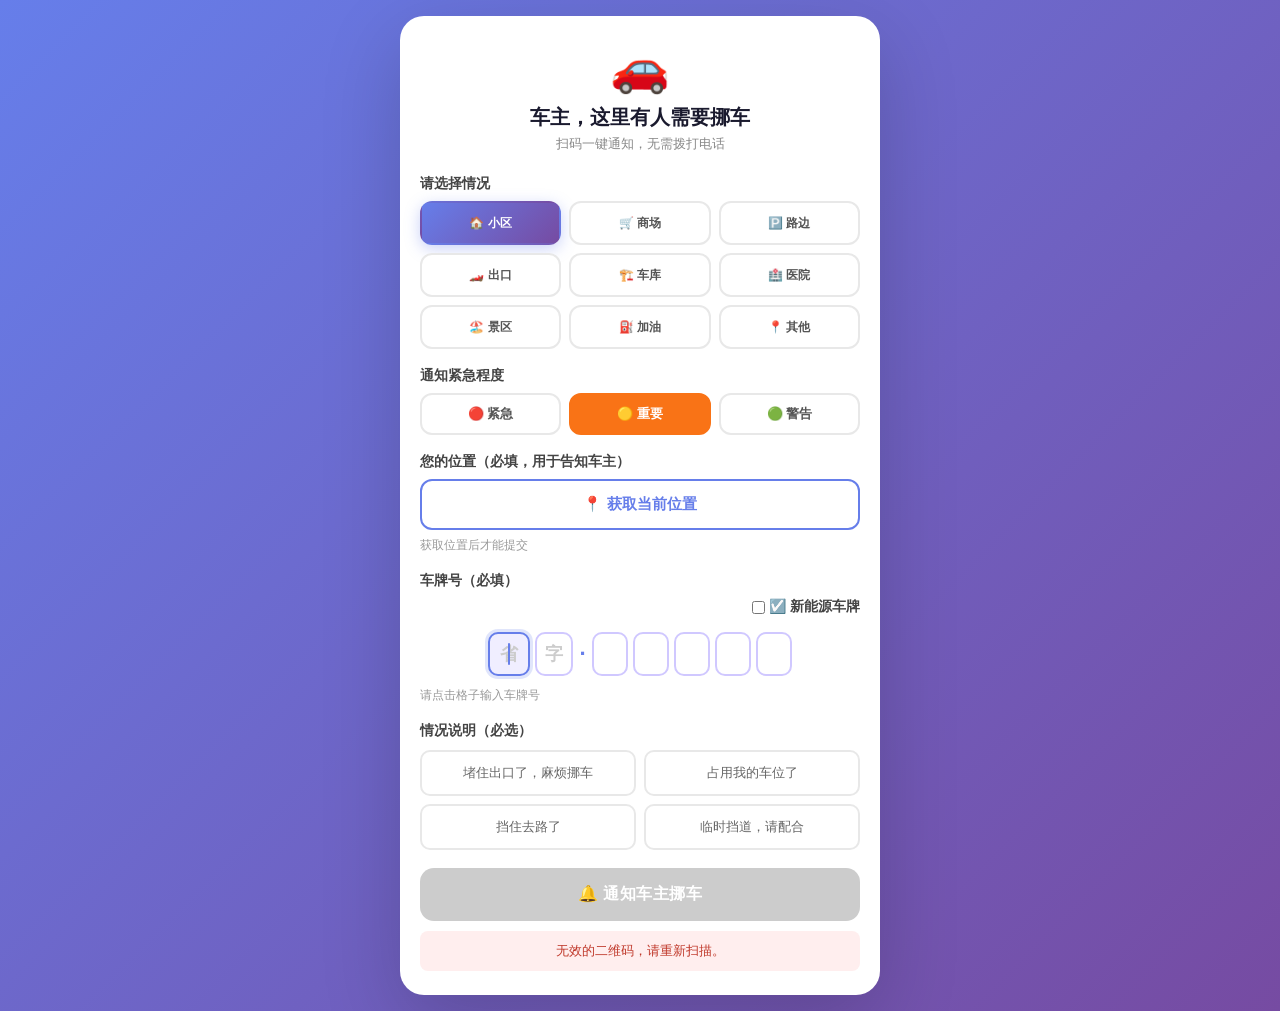
<file: index.html>
<!DOCTYPE html>
<html lang="zh">
<head>
<meta charset="UTF-8">
<meta name="viewport" content="width=device-width, initial-scale=1.0">
<title>扫码挪车</title>
<link rel="stylesheet" href="style.css">
<!-- 公共组件样式已移至 style.css -->
</head>
<body>
<div class="card">
  <!-- Loading 遮罩 -->
  <div class="loading-overlay" id="loadingOverlay">
    <div class="spinner"></div>
    <div class="loading-text" id="loadingText">发送中...</div>
    <button class="retry-btn" id="retryBtn" onclick="doSubmit()">🔄 重试</button>
  </div>

  <!-- 地区限制提示 -->
  <div class="region-block" id="regionBlock">
    <div class="icon">🚫</div>
    <h2>仅对中国大陆用户开放</h2>
    <p>抱歉，本服务仅对中国大陆用户开放。<br>请在大陆地区访问使用。</p>
  </div>

  <!-- 表单视图 -->
  <div id="formView">
    <div class="hero">
      <div class="hero-icon">🚗</div>
      <h1>车主，这里有人需要挪车</h1>
      <p class="subtitle">扫码一键通知，无需拨打电话</p>
    </div>
    <form id="notifyForm">
      <label>请选择情况</label>
      <div class="scenarios" id="scenarios">
        <button type="button" class="scenario-btn active" data-val="小区">🏠 小区</button>
        <button type="button" class="scenario-btn" data-val="商场">🛒 商场</button>
        <button type="button" class="scenario-btn" data-val="路边">🅿️ 路边</button>
        <button type="button" class="scenario-btn" data-val="停车场出口">🏎️ 出口</button>
        <button type="button" class="scenario-btn" data-val="地下车库">🏗️ 车库</button>
        <button type="button" class="scenario-btn" data-val="医院/学校">🏥 医院</button>
        <button type="button" class="scenario-btn" data-val="景区">🏖️ 景区</button>
        <button type="button" class="scenario-btn" data-val="加油站">⛽ 加油</button>
        <button type="button" class="scenario-btn" data-val="其他">📍 其他</button>
      </div>
      <input type="hidden" id="scenario" value="小区">

      <!-- 紧急程度选择 -->
      <div class="form-group">
        <label>通知紧急程度</label>
        <div class="urgency-group" id="urgencyGroup">
          <button type="button" class="urgency-btn" data-val="critical" title="堵住出口等紧急情况">🔴 紧急</button>
          <button type="button" class="urgency-btn active-high" data-val="high" title="影响他人停车">🟡 重要</button>
          <button type="button" class="urgency-btn" data-val="warning" title="轻微挡道">🟢 警告</button>
        </div>
        <input type="hidden" id="urgency" value="high">
      </div>

      <!-- 位置输入 -->
      <div class="form-group" id="locationGroup">
        <label>您的位置（必填，用于告知车主）</label>
        <button type="button" class="location-btn" id="getLocBtn">📍 获取当前位置</button>
        <p class="hint" id="locHint">获取位置后才能提交</p>
        <input type="hidden" id="userLat" value="">
        <input type="hidden" id="userLon" value="">
      </div>

      <!-- 车牌号 - 新键盘组件 -->
      <div class="form-group" id="carPlateGroup">
        <span class="plate-label" style="display:block;font-size:14px;color:#444;font-weight:600;margin-bottom:8px;">车牌号（必填）</span>

        <div class="plate-keyboard-wrapper" id="plateWrapper">
          <!-- 新能源切换 -->
          <div class="ev-toggle-row">
            <label>
              <input type="checkbox" id="evToggle"> ☑️ 新能源车牌
            </label>
          </div>

          <!-- 车牌格子行 -->
          <div class="plate-grid" id="plateGrid">
            <div class="plate-char-cell province-cell empty active" data-index="0" id="cell0">省</div>
            <div class="plate-char-cell letter-cell empty" data-index="1" id="cell1">字</div>
            <span class="plate-dot-sep">·</span>
            <div class="plate-char-cell empty" data-index="2" id="cell2"></div>
            <div class="plate-char-cell empty" data-index="3" id="cell3"></div>
            <div class="plate-char-cell empty" data-index="4" id="cell4"></div>
            <div class="plate-char-cell empty" data-index="5" id="cell5"></div>
            <div class="plate-char-cell empty" data-index="6" id="cell6"></div>
            <div class="plate-char-cell ev-cell empty" data-index="7" id="cell7" style="display:none;"></div>
          </div>

          <!-- 虚拟键盘（固定在底部） -->
          <div class="virt-keyboard" id="virtKeyboard">
            <div class="kb-tabs">
              <button type="button" class="kb-tab active" id="kbTabProvince">省份</button>
              <button type="button" class="kb-tab" id="kbTabLetter">字母</button>
              <button type="button" class="kb-tab" id="kbTabDigit">数字</button>
            </div>

            <!-- 省份键盘 -->
            <div class="kb-row" id="kbRowP0"></div>
            <div class="kb-row" id="kbRowP1"></div>
            <div class="kb-row" id="kbRowP2"></div>

            <!-- 字母键盘 -->
            <div class="kb-row" id="kbRowL0" style="display:none;"></div>
            <div class="kb-row" id="kbRowL1" style="display:none;"></div>
            <div class="kb-row" id="kbRowL2" style="display:none;"></div>

            <!-- 数字键盘 -->
            <div class="kb-row" id="kbRowD0" style="display:none;"></div>
            <div class="kb-row" id="kbRowD1" style="display:none;"></div>

            <!-- 功能键 -->
            <div class="kb-row">
              <button type="button" class="kb-key special" id="kbHide">收起</button>
              <button type="button" class="kb-key delete-key" id="kbDelete">⌫ 删除</button>
              <button type="button" class="kb-key confirm-key" id="kbConfirm">完成</button>
            </div>
          </div>
        </div>

        <p class="hint" id="plateHint" style="margin-top:6px;">请点击格子输入车牌号</p>
      </div>

      <div class="form-group">
        <label>情况说明（必选）</label>
        <div class="msg-btns" id="msgBtns">
          <button type="button" class="msg-btn" data-msg="堵住出口了，麻烦挪车">堵住出口了，麻烦挪车</button>
          <button type="button" class="msg-btn" data-msg="占用我的车位了">占用我的车位了</button>
          <button type="button" class="msg-btn" data-msg="挡住去路了">挡住去路了</button>
          <button type="button" class="msg-btn" data-msg="临时挡道，请配合">临时挡道，请配合</button>
        </div>
      </div>
      <button type="submit" class="submit-btn" id="submitBtn">🔔 通知车主挪车</button>
      <div class="msg" id="msg"></div>
    </form>
  </div>

  <!-- 结果视图（已推送） -->
  <div class="success-view" id="successView">
    <div class="icon">✅</div>
    <h2>已通知车主</h2>
    <p>车主已收到推送通知<br>请稍候片刻，挪车事宜将尽快处理</p>
    <p class="cooldown-tip" id="cooldownTip" style="display:none;"></p>
    <button type="button" class="back-btn" id="backToFormBtn" style="margin-top:16px;display:none;">返回</button>
  </div>

  <!-- 等待确认视图（无位置延迟 30 秒） -->
  <div class="waiting-view" id="waitingView">
    <div class="icon" id="waitingIcon">⏳</div>
    <h2 id="waitingTitle">等待发送...</h2>
    <p id="waitingDesc">为防止恶意骚扰，需等待 30 秒后才能发送通知</p>
    <div class="countdown-wrapper" id="countdownWrapper">
      <div class="countdown-ring" id="countdownRing">
        <svg width="120" height="120" viewBox="0 0 120 120">
          <circle class="countdown-ring-bg" cx="60" cy="60" r="52"/>
          <circle class="countdown-ring-progress" id="countdownProgress" cx="60" cy="60" r="52"
            stroke-dasharray="326.73" stroke-dashoffset="0"/>
        </svg>
        <div class="countdown-ring-text" id="countdownTimer">30</div>
      </div>
      <div class="countdown-label">秒后可发送</div>
    </div>
    <p id="waitingTip" style="color:#999;font-size:13px;margin-top:8px;"></p>
    <button type="button" class="submit-btn" id="sendAfterCountdownBtn" style="display:none;margin-top:16px;" onclick="doSendAfterCountdown()">🔔 立即通知车主</button>
    <button type="button" class="back-btn" style="margin-top:12px;" onclick="backToForm()">返回修改</button>
  </div>

  <!-- 车主已确认视图 -->
  <div class="success-view" id="confirmedView" style="display:none;">
    <div class="icon">✅</div>
    <h2>车主已确认！</h2>
    <p>车主会尽快挪车，请稍候</p>
    <div class="owner-location" id="ownerLocationBox" style="display:none;">
      📍 车主位置：<a id="ownerMapLink" href="#" target="_blank">在地图上查看</a>
    </div>
    <button type="button" class="back-btn" style="margin-top:20px;" onclick="closeWindow()">返回</button>
  </div>
</div>

<script src="common.js"></script>
<script>
const API_BASE = 'https://api.movecar.eggtata.top';
const params = new URLSearchParams(window.location.search);
const scanId = params.get('scan_id');
const token = params.get('token');
let ownerToken = token || '';
let carLat = 0, carLon = 0;
let currentPendingId = null;
let currentUrgency = 'high';
let savedMsg = '';
let savedScenario = '小区';

// ── 车牌键盘数据 ──
const PROVINCES = ['京','津','沪','渝','冀','豫','云','辽','黑','湘','皖','鲁','新','苏','浙','赣','鄂','桂','甘','晋','蒙','陕','吉','闽','贵','粤','青','藏','川','宁','琼'];
const LETTERS = 'ABCDEFGHJKLMNPQRSTUVWXYZ'.split('');
const DIGITS  = '0123456789'.split('');

// 车牌状态
let plateData = ['', '', '', '', '', '', '', ''];
let activeIndex = 0;
let isEvMode = false;
let keyboardShown = false;

const TOTAL_CHARS   = 8;
const REGULAR_COUNT = 7; // 粤B12345

// ── 初始化键盘 DOM ──
function buildKeyboard() {
  const pRows = [PROVINCES.slice(0,10), PROVINCES.slice(10,20), PROVINCES.slice(20,31)];
  pRows.forEach((row, ri) => {
    const el = document.getElementById('kbRowP' + ri);
    el.innerHTML = '';
    row.forEach(p => {
      const btn = makeKbBtn(p, 'province-key', () => onKey(p));
      el.appendChild(btn);
    });
  });
  const lRows = [LETTERS.slice(0,9), LETTERS.slice(9,18), LETTERS.slice(18,26)];
  lRows.forEach((row, ri) => {
    const el = document.getElementById('kbRowL' + ri);
    el.innerHTML = '';
    row.forEach(l => {
      const btn = makeKbBtn(l, 'letter-key', () => onKey(l));
      el.appendChild(btn);
    });
  });
  const dRows = [DIGITS.slice(0,5), DIGITS.slice(5,10)];
  dRows.forEach((row, ri) => {
    const el = document.getElementById('kbRowD' + ri);
    el.innerHTML = '';
    row.forEach(d => {
      const btn = makeKbBtn(d, 'digit-key', () => onKey(d));
      el.appendChild(btn);
    });
  });
}

function makeKbBtn(text, cls, handler) {
  const btn = document.createElement('button');
  btn.type = 'button';
  btn.className = 'kb-key ' + cls;
  btn.textContent = text;
  btn.addEventListener('click', handler);
  return btn;
}

// ── 键盘标签切换 ──
function showKbTab(tab) {
  ['P','L','D'].forEach(t => {
    for (let r = 0; r < 3; r++) {
      const el = document.getElementById('kbRow' + t + r);
      if (el) el.style.display = 'none';
    }
  });
  document.getElementById('kbTabProvince').classList.remove('active');
  document.getElementById('kbTabLetter').classList.remove('active');
  document.getElementById('kbTabDigit').classList.remove('active');

  if (tab === 'province') {
    for (let r = 0; r < 3; r++) document.getElementById('kbRowP'+r).style.display = 'flex';
    document.getElementById('kbTabProvince').classList.add('active');
  } else if (tab === 'letter') {
    for (let r = 0; r < 3; r++) document.getElementById('kbRowL'+r).style.display = 'flex';
    document.getElementById('kbTabLetter').classList.add('active');
  } else if (tab === 'digit') {
    for (let r = 0; r < 2; r++) document.getElementById('kbRowD'+r).style.display = 'flex';
    document.getElementById('kbTabDigit').classList.add('active');
  }
}

// ── 按键处理 ──
function onKey(char) {
  const maxIdx = isEvMode ? TOTAL_CHARS : REGULAR_COUNT;
  if (activeIndex >= maxIdx) return;
  plateData[activeIndex] = char;
  updatePlateDisplay();
  activeIndex++;
  updateActiveCell();
  updatePlateHint();

  if (activeIndex < maxIdx) {
    // 智能切键盘：自动切换到下一位对应的键盘
    if (activeIndex === 1) showKbTab('letter');
    else if (activeIndex >= 2) showKbTab('digit');
  }
}

// ── 删除 ──
function onDelete() {
  if (activeIndex > 0) {
    activeIndex--;
    plateData[activeIndex] = '';
    updatePlateDisplay();
    updateActiveCell();
    updatePlateHint();
  }
}

// ── 更新格子显示 ──
function updatePlateDisplay() {
  for (let i = 0; i < TOTAL_CHARS; i++) {
    const cell = document.getElementById('cell' + i);
    if (!cell) continue;
    const visible = i < REGULAR_COUNT || (i >= REGULAR_COUNT && isEvMode);
    cell.style.display = visible ? '' : 'none';

    if (i === 0 || i === 1) {
      if (plateData[i]) {
        cell.textContent = plateData[i];
        cell.classList.remove('empty');
        cell.classList.add('filled');
      } else {
        cell.textContent = i === 0 ? '省' : '字';
        cell.classList.add('empty');
        cell.classList.remove('filled');
      }
    } else {
      cell.textContent = plateData[i] || '';
      if (plateData[i]) {
        cell.classList.remove('empty');
        cell.classList.add('filled');
      } else {
        cell.classList.add('empty');
        cell.classList.remove('filled');
      }
    }
  }
}

// ── 更新活跃格子 ──
function updateActiveCell() {
  const maxIdx = isEvMode ? TOTAL_CHARS : REGULAR_COUNT;
  for (let i = 0; i < TOTAL_CHARS; i++) {
    const cell = document.getElementById('cell' + i);
    if (!cell) continue;
    const visible = i < REGULAR_COUNT || (i >= REGULAR_COUNT && isEvMode);
    if (!visible) { cell.classList.remove('active'); continue; }
    if (i === activeIndex && i < maxIdx) {
      cell.classList.add('active');
    } else {
      cell.classList.remove('active');
    }
  }
}

// ── 点击格子 ──
document.querySelectorAll('.plate-char-cell').forEach(cell => {
  cell.addEventListener('click', e => {
    e.stopPropagation();
    const idx = parseInt(cell.dataset.index);
    const maxIdx = isEvMode ? TOTAL_CHARS : REGULAR_COUNT;
    if (idx >= maxIdx) return;
    activeIndex = idx;
    updateActiveCell();
    showKeyboard();
    if (idx === 0) showKbTab('province');
    else if (idx === 1) showKbTab('letter');
    else showKbTab('digit');
  });
});

// ── 显示键盘 ──
function showKeyboard() {
  const kb = document.getElementById('virtKeyboard');
  kb.classList.add('show');
  document.body.classList.add('keyboard-open');
  keyboardShown = true;
  showKbTab('province');
  // 滚动车牌格到可视区域，避免被键盘遮挡
  const activeCell = document.querySelector('.plate-char-cell.active');
  if (activeCell) {
    setTimeout(() => activeCell.scrollIntoView({ behavior: 'smooth', block: 'center' }), 50);
  }
  if (navigator.userAgent.match(/iphone|ipad/i)) {
    kb.style.paddingBottom = 'max(8px, env(safe-area-inset-bottom))';
  }
}

// ── 隐藏键盘 ──
function hideKeyboard() {
  document.getElementById('virtKeyboard').classList.remove('show');
  document.body.classList.remove('keyboard-open');
  keyboardShown = false;
}

// ── 点击空白隐藏键盘 ──
document.addEventListener('click', e => {
  const wrapper = document.getElementById('plateWrapper');
  if (keyboardShown && wrapper && !wrapper.contains(e.target)) {
    hideKeyboard();
  }
});

// ── 键盘标签 ──
document.getElementById('kbTabProvince').addEventListener('click', () => showKbTab('province'));
document.getElementById('kbTabLetter').addEventListener('click', () => showKbTab('letter'));
document.getElementById('kbTabDigit').addEventListener('click', () => showKbTab('digit'));

// ── 键盘功能键 ──
document.getElementById('kbDelete').addEventListener('click', onDelete);
document.getElementById('kbHide').addEventListener('click', hideKeyboard);
document.getElementById('kbConfirm').addEventListener('click', () => {
  updatePlateHint();
  hideKeyboard();
});

// ── 新能源切换 ──
document.getElementById('evToggle').addEventListener('change', e => {
  isEvMode = e.target.checked;
  const evCell = document.getElementById('cell7');
  if (isEvMode) {
    evCell.style.display = '';
  } else {
    evCell.style.display = 'none';
    plateData[7] = '';
    if (activeIndex >= 7) activeIndex = 6;
  }
  updatePlateDisplay();
  updateActiveCell();
});

// ── 车牌提示更新 ──
function updatePlateHint() {
  const maxIdx = isEvMode ? TOTAL_CHARS : REGULAR_COUNT;
  const filled = plateData.slice(0, maxIdx).filter(v => v).length;
  const total = maxIdx;
  const hint = document.getElementById('plateHint');
  const plate = getCarPlate();
  if (filled === 0) {
    hint.textContent = '请点击格子输入车牌号';
    hint.style.color = '#999';
  } else if (filled < total) {
    hint.textContent = '已填写 ' + filled + '/' + total + ' 位';
    hint.style.color = '#667eea';
  } else {
    hint.textContent = '✅ 车牌：' + plate;
    hint.style.color = '#28a745';
  }
}

// ── 获取车牌号 ──
function getCarPlate() {
  const maxIdx = isEvMode ? TOTAL_CHARS : REGULAR_COUNT;
  return plateData.slice(0, maxIdx).join('');
}

// ── 初始化 ──
buildKeyboard();
updatePlateDisplay();
updateActiveCell();
updatePlateHint();

// ── 紧急程度按钮 ──
document.querySelectorAll('.urgency-btn').forEach(btn => {
  btn.addEventListener('click', () => {
    document.querySelectorAll('.urgency-btn').forEach(b => {
      b.classList.remove('active-critical', 'active-high', 'active-warning');
    });
    const val = btn.dataset.val;
    btn.classList.add('active-' + val);
    document.getElementById('urgency').value = val;
    currentUrgency = val;
  });
});

if (!scanId && !token) {
  document.getElementById('msg').textContent = '无效的二维码，请重新扫描。';
  document.getElementById('msg').className = 'msg err';
  document.getElementById('submitBtn').disabled = true;
} else {
  const lookupEndpoint = scanId ? '/api/scan/' + scanId : '/api/qr/' + token;
  fetch(API_BASE + lookupEndpoint).then(r => r.json()).then(data => {
    if (data.token) ownerToken = data.token;
    if (data.latitude && data.longitude) { carLat = data.latitude; carLon = data.longitude; }
  }).catch(() => {});
}

// 留言按钮
let selectedMsg = '';
document.querySelectorAll('.msg-btn').forEach(btn => {
  btn.addEventListener('click', () => {
    document.querySelectorAll('.msg-btn').forEach(b => b.classList.remove('active'));
    btn.classList.add('active');
    selectedMsg = btn.dataset.msg;
  });
});

// 场景按钮
document.querySelectorAll('.scenario-btn').forEach(btn => {
  btn.addEventListener('click', () => {
    document.querySelectorAll('.scenario-btn').forEach(b => b.classList.remove('active'));
    btn.classList.add('active');
    savedScenario = btn.dataset.val;
    document.getElementById('scenario').value = btn.dataset.val;
    document.getElementById("submitBtn").disabled = false;
  });
});

function showTimeoutRetry() {
  document.getElementById("loadingText").textContent = "发送超时，请重试";
  document.getElementById("retryBtn").classList.add("show");
}

function backToForm() {
  document.getElementById("waitingView").style.display = "none";
  document.getElementById("confirmedView").style.display = "none";
  document.getElementById("formView").style.display = "block";
}

function closeWindow() {
  if (window.opener) window.close();
  else window.location.href = location.origin + "/index.html";
}

let submitController = null;

// ── 提示信息 ──
function showErr(text) {
  const el = document.getElementById("msg");
  el.textContent = text;
  el.className = "msg error";
}

function showLoading(text) {
  document.getElementById("loadingText").textContent = text;
  document.getElementById("loadingOverlay").classList.add("show");
}

function hideLoading() {
  document.getElementById("loadingOverlay").classList.remove("show");
}

// ── 获取位置 ──
function getLocation() {
  if (!navigator.geolocation) {
    showErr("浏览器不支持定位功能");
    return;
  }
  document.getElementById("locHint").textContent = "正在获取位置...";
  navigator.geolocation.getCurrentPosition(
    pos => {
      document.getElementById("userLat").value = pos.coords.latitude;
      document.getElementById("userLon").value = pos.coords.longitude;
      document.getElementById("locHint").textContent = "位置已获取 ✓";
      document.getElementById("locHint").style.color = "#52c41a";
    },
    () => {
      document.getElementById("locHint").textContent = "无法获取位置，请重试";
      document.getElementById("locHint").style.color = "#ff4d4f";
    }
  );
}

document.getElementById("getLocBtn").addEventListener("click", getLocation);

function doSubmit() {
  const msg = document.getElementById("msg");
  msg.textContent = "";
  msg.className = "msg";
  if (!selectedMsg) { showErr("请选择情况说明"); return; }
  const carPlate = getCarPlate();
  if (!carPlate || carPlate.length < 7) { showErr("请完整填写车牌号"); return; }
  const userLat = parseFloat(document.getElementById("userLat").value) || 0;
  const userLon = parseFloat(document.getElementById("userLon").value) || 0;
  doNotify(savedScenario, currentUrgency, selectedMsg, userLat, userLon);
}

function doNotify(scenario, urgency, message, userLat, userLon) {
  showLoading("发送中...");
  submitController = new AbortController();
  const timeout = setTimeout(() => {
    submitController.abort();
    hideLoading();
    showTimeoutRetry();
  }, 15000);
  fetch(API_BASE + "/api/notify", {
    method: "POST",
    headers: { "Content-Type": "application/json" },
    body: JSON.stringify({ token: ownerToken, scenario, message, urgency, user_lat: userLat, user_lon: userLon, car_plate: getCarPlate() }),
    signal: submitController.signal,
  }).then(resp => {
    clearTimeout(timeout);
    return resp.json();
  }).then(data => {
    hideLoading();
    if (data.success) {
      if (data.pending_id && !userLat) { currentPendingId = data.pending_id; showWaitingCountdown(data.pending_id); }
      else showSuccessView();
    } else { showErr("发送失败：" + (data.message || "请稍后重试")); }
  }).catch(err => {
    clearTimeout(timeout);
    hideLoading();
    if (err.name === "AbortError") showTimeoutRetry();
    else showErr("网络错误，请稍后重试");
  });
}

// ── 环形倒计时 ──
let countdownInterval = null;
let countdownSeconds = 30;
const CIRCUMFERENCE = 326.73;

function updateCountdownRing(seconds) {
  const offset = CIRCUMFERENCE * (1 - seconds / 30);
  const progress = document.getElementById("countdownProgress");
  const timer = document.getElementById("countdownTimer");
  if (progress) progress.style.strokeDashoffset = offset;
  if (timer) timer.textContent = seconds;
}

function startLocalCountdown(fromSeconds, onComplete) {
  countdownSeconds = fromSeconds;
  updateCountdownRing(countdownSeconds);
  if (countdownInterval) clearInterval(countdownInterval);
  countdownInterval = setInterval(() => {
    countdownSeconds--;
    updateCountdownRing(countdownSeconds);
    if (countdownSeconds <= 0) {
      clearInterval(countdownInterval);
      countdownInterval = null;
      if (onComplete) onComplete();
    }
  }, 1000);
}

// ── 30 秒倒计时等待视图 ──
let pendingId = null;

function showWaitingCountdown(nid) {
  pendingId = nid;
  document.getElementById("formView").style.display = "none";
  document.getElementById("confirmedView").style.display = "none";
  document.getElementById("successView").style.display = "none";
  document.getElementById("waitingView").style.display = "block";
  document.getElementById("sendAfterCountdownBtn").style.display = "none";
  document.getElementById("countdownWrapper").style.display = "flex";
  document.getElementById("waitingIcon").textContent = "⏳";
  document.getElementById("waitingTitle").textContent = "等待发送...";
  document.getElementById("waitingDesc").textContent = "为防止恶意骚扰，需等待 30 秒后才能发送通知";
  document.getElementById("waitingTip").textContent = "正在等待...";
  updateCountdownRing(30);

  // 开始本地倒计时，同时轮询服务端
  startLocalCountdown(30, () => {
    document.getElementById("sendAfterCountdownBtn").style.display = "block";
    document.getElementById("countdownWrapper").style.display = "none";
    document.getElementById("waitingIcon").textContent = "✅";
    document.getElementById("waitingTitle").textContent = "可以发送了";
    document.getElementById("waitingDesc").textContent = "已等待足够时间，现在可以发送通知";
  });

  pollPendingStatus();
  if (countdownInterval) clearInterval(countdownInterval);
  countdownInterval = setInterval(pollPendingStatus, 2000);
}

function pollPendingStatus() {
  if (!pendingId) return;
  fetch(API_BASE + "/api/status/" + pendingId)
    .then(r => r.json())
    .then(data => {
      // 如果服务器有更准确的倒计时，用服务器的
      if (data.remaining_seconds !== undefined && data.remaining_seconds > 0) {
        countdownSeconds = data.remaining_seconds;
        updateCountdownRing(data.remaining_seconds);
        document.getElementById("waitingTip").textContent = "还剩 " + data.remaining_seconds + " 秒...";
        if (data.remaining_seconds <= 0) {
          if (countdownInterval) { clearInterval(countdownInterval); countdownInterval = null; }
          document.getElementById("sendAfterCountdownBtn").style.display = "block";
          document.getElementById("countdownWrapper").style.display = "none";
        }
        return;
      }
      if (data.status === "pending" || data.status === "waiting_confirmation") {
        if (countdownInterval) { clearInterval(countdownInterval); countdownInterval = null; }
        document.getElementById("waitingView").style.display = "block";
        document.getElementById("countdownWrapper").style.display = "none";
        document.getElementById("waitingIcon").textContent = "🔄";
        document.getElementById("waitingTitle").textContent = "等待车主确认...";
        document.getElementById("waitingDesc").textContent = "请稍候，车主确认后会通知您";
        pollOwnerConfirmation();
      } else if (data.status === "failed") {
        if (countdownInterval) { clearInterval(countdownInterval); countdownInterval = null; }
        document.getElementById("waitingView").style.display = "none";
        document.getElementById("formView").style.display = "block";
        showErr("通知发送失败，请稍后重试");
      } else {
        if (countdownInterval) { clearInterval(countdownInterval); countdownInterval = null; }
        document.getElementById("waitingView").style.display = "none";
        document.getElementById("formView").style.display = "block";
      }
    })
    .catch(() => {});
}

function pollOwnerConfirmation() {
  if (!pendingId) return;
  const interval2 = setInterval(() => {
    fetch(API_BASE + "/api/status/" + pendingId)
      .then(r => r.json())
      .then(data => {
        if (data.status === "confirmed") { clearInterval(interval2); showConfirmedView(data); }
        else if (data.status === "rejected") { clearInterval(interval2); document.getElementById("waitingView").style.display = "none"; document.getElementById("formView").style.display = "block"; showErr("车主暂时无法挪车，请谅解"); }
      }).catch(() => {});
  }, 5000);
}

function showConfirmedView(data) {
  if (countdownInterval) { clearInterval(countdownInterval); countdownInterval = null; }
  document.getElementById("waitingView").style.display = "none";
  document.getElementById("confirmedView").style.display = "block";
  if (data.requester_lat && data.requester_lon) {
    const link = document.getElementById("ownerMapLink");
    link.href = "https://maps.apple.com/?q=&ll=" + data.requester_lat + "," + data.requester_lon;
    document.getElementById("ownerLocationBox").style.display = "block";
  }
}

function showSuccessView() {
  if (countdownInterval) { clearInterval(countdownInterval); countdownInterval = null; }
  document.getElementById("formView").style.display = "none";
  document.getElementById("waitingView").style.display = "none";
  document.getElementById("confirmedView").style.display = "none";
  document.getElementById("successView").style.display = "block";
  let remaining = 300;
  const tip = document.getElementById("cooldownTip");
  const backBtn = document.getElementById("backToFormBtn");
  const submitBtn = document.getElementById("submitBtn");
  tip.style.display = "block";
  backBtn.style.display = "inline-block";
  submitBtn.disabled = true;
  const interval = setInterval(() => {
    remaining -= 1;
    if (remaining <= 0) { clearInterval(interval); tip.style.display = "none"; backBtn.style.display = "none"; submitBtn.disabled = false; }
    else tip.textContent = "⏱️ " + Math.ceil(remaining / 60) + "分钟后可再次提交";
  }, 1000);
  backBtn.onclick = () => { document.getElementById("confirmedView").style.display = "none"; document.getElementById("formView").style.display = "block"; };
}

function doSendAfterCountdown() {
  const userLat = parseFloat(document.getElementById("userLat").value) || 0;
  const userLon = parseFloat(document.getElementById("userLon").value) || 0;
  doNotify(savedScenario, currentUrgency, selectedMsg, userLat, userLon);
}

document.getElementById("notifyForm").addEventListener("submit", e => { e.preventDefault(); doSubmit(); });
</script>
</body>
</html>
</file>
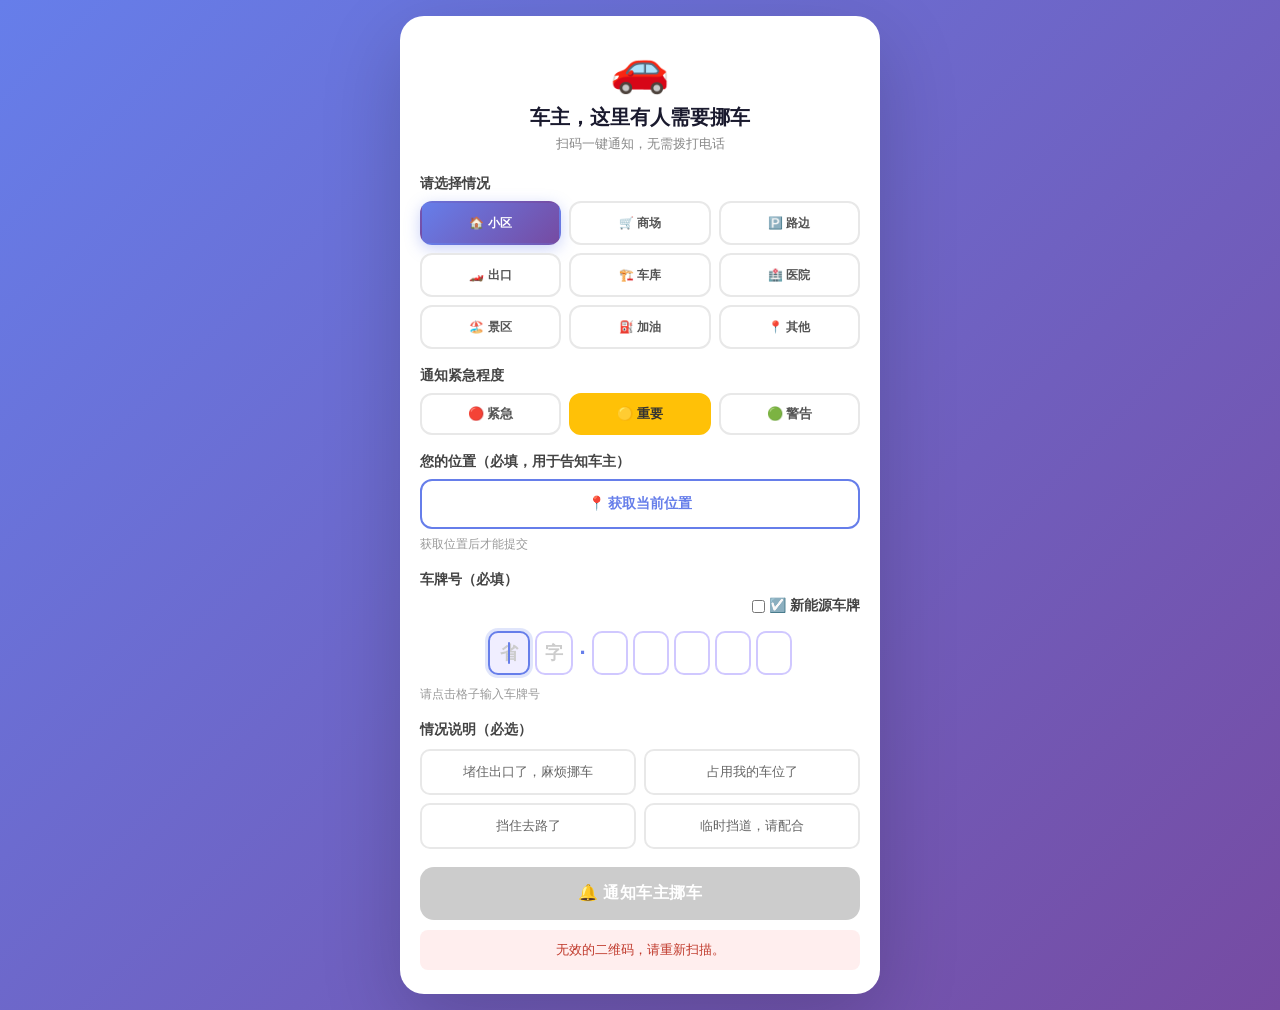
<file: public/index.html>
<!DOCTYPE html>
<html lang="zh">
<head>
<meta charset="UTF-8">
<meta name="viewport" content="width=device-width, initial-scale=1.0">
<title>扫码挪车</title>
<link rel="stylesheet" href="style.css">
<style>
  /* 地区限制提示 */
  .region-block { display: none; text-align: center; padding: 40px 20px; }
  .region-block.show { display: block; }
  .region-block .icon { font-size: 64px; margin-bottom: 16px; }
  .region-block h2 { font-size: 22px; color: #333; margin-bottom: 10px; }
  .region-block p { color: #888; font-size: 14px; line-height: 1.6; }

  /* Hero */
  .hero { text-align: center; margin-bottom: 22px; }
  .hero-icon { font-size: 48px; margin-bottom: 8px; }
  .hero h1 { font-size: 20px; font-weight: 700; color: #1a1a2e; margin-bottom: 4px; }
  .subtitle { font-size: 13px; color: #888; }

  /* 场景按钮 */
  .scenarios { display: grid; grid-template-columns: 1fr 1fr 1fr; gap: 8px; margin-bottom: 18px; }
  .scenario-btn { display: flex; align-items: center; justify-content: center; gap: 4px; padding: 10px 4px; border: 2px solid #e8e8e8; border-radius: 12px; background: #fff; cursor: pointer; font-size: 12px; font-weight: 600; color: #555; transition: all 0.22s; min-height: 44px; }
  .scenario-btn .emoji { font-size: 15px; }
  .scenario-btn:hover { border-color: #667eea; color: #667eea; background: rgba(102,126,234,0.05); }
  .scenario-btn.active { background: linear-gradient(135deg, #667eea, #764ba2); color: #fff; border-color: transparent; box-shadow: 0 4px 15px rgba(102,126,234,0.35); }

  /* 紧急程度选择 */
  .urgency-group { display: flex; gap: 8px; margin-bottom: 18px; }
  .urgency-btn { flex: 1; padding: 10px 4px; border: 2px solid #e8e8e8; border-radius: 12px; background: #fff; cursor: pointer; font-size: 13px; font-weight: 600; color: #555; transition: all 0.2s; text-align: center; }
  .urgency-btn:hover { border-color: #667eea; color: #667eea; }
  .urgency-btn.active-critical { background: #dc3545; border-color: #dc3545; color: #fff; }
  .urgency-btn.active-high { background: #ffc107; border-color: #ffc107; color: #333; }
  .urgency-btn.active-warning { background: #28a745; border-color: #28a745; color: #fff; }
  .urgency-btn input[type="radio"] { display: none; }

  /* 位置按钮 */
  .location-btn { width: 100%; padding: 13px; border: 2px solid #667eea; border-radius: 12px; background: #fff; color: #667eea; font-size: 14px; font-weight: 600; cursor: pointer; transition: all 0.2s; }
  .location-btn:hover { background: #667eea; color: #fff; }
  .location-btn.success { background: #4caf50; border-color: #4caf50; color: #fff; }

  /* 留言快捷按钮 */
  .msg-btns { display: grid; grid-template-columns: 1fr 1fr; gap: 8px; }
  .msg-btn { padding: 10px 8px; border: 2px solid #e8e8e8; border-radius: 10px; background: #fff; font-size: 13px; cursor: pointer; transition: all 0.2s; }
  .msg-btn:hover { border-color: #667eea; color: #667eea; }
  .msg-btn.active { background: linear-gradient(135deg, #667eea, #764ba2); color: #fff; border-color: transparent; }

  /* ── 车牌输入键盘组件 ── */
  .plate-keyboard-wrapper { position: relative; }

  /* 新能源切换 */
  .ev-toggle-row {
    display: flex;
    align-items: center;
    justify-content: flex-end;
    gap: 6px;
    margin-bottom: 8px;
    font-size: 12px;
    color: #888;
  }
  .ev-toggle-row label { cursor: pointer; display: flex; align-items: center; gap: 4px; }
  .ev-toggle-row input[type="checkbox"] { width: auto; }

  /* 车牌格子行 */
  .plate-grid {
    display: flex;
    align-items: center;
    gap: 5px;
    justify-content: center;
    margin-bottom: 10px;
  }
  .plate-char-cell {
    width: 36px;
    height: 44px;
    border: 2px solid #d0c8ff;
    border-radius: 10px;
    background: #fff;
    display: flex;
    align-items: center;
    justify-content: center;
    font-size: 18px;
    font-weight: 700;
    color: #333;
    cursor: pointer;
    transition: all 0.2s;
    user-select: none;
    position: relative;
  }
  .plate-char-cell:hover { border-color: #667eea; background: #f8f7ff; }
  .plate-char-cell.active {
    border-color: #667eea;
    background: #f0eeff;
    box-shadow: 0 0 0 3px rgba(102,126,234,0.2);
  }
  .plate-char-cell.filled { color: #333; }
  .plate-char-cell.empty { color: #ccc; }
  .plate-dot-sep {
    font-size: 22px;
    font-weight: 700;
    color: #667eea;
    line-height: 1;
    margin: 0 1px;
  }
  .plate-char-cell.province-cell { width: 42px; }
  .plate-char-cell.letter-cell { width: 38px; }
  .plate-char-cell.ev-cell { width: 42px; border-style: dashed; color: #ccc; }

  /* 活跃格闪烁光标 */
  .plate-char-cell.active::after {
    content: '';
    position: absolute;
    width: 2px;
    height: 22px;
    background: #667eea;
    border-radius: 1px;
    animation: blink-cursor 1s infinite;
  }
  @keyframes blink-cursor {
    0%, 100% { opacity: 1; }
    50% { opacity: 0; }
  }

  /* 虚拟键盘 */
  .virt-keyboard {
    background: #f0f0f7;
    border-radius: 16px 16px 0 0;
    padding: 10px 8px 8px;
    display: none;
    position: fixed;
    bottom: 0;
    left: 0;
    right: 0;
    z-index: 999;
    box-shadow: 0 -4px 20px rgba(0,0,0,0.15);
    max-height: 55vh;
    overflow-y: auto;
  }
  .virt-keyboard.show { display: block; }

  /* 键盘切换标签 */
  .kb-tabs {
    display: flex;
    gap: 6px;
    justify-content: center;
    margin-bottom: 8px;
  }
  .kb-tab {
    padding: 5px 14px;
    border-radius: 20px;
    border: none;
    background: #e0ddf0;
    font-size: 12px;
    font-weight: 600;
    color: #666;
    cursor: pointer;
    transition: all 0.2s;
  }
  .kb-tab.active { background: #667eea; color: #fff; }

  /* 键盘行 */
  .kb-row { display: flex; gap: 4px; justify-content: center; margin-bottom: 5px; flex-wrap: wrap; }
  .kb-key {
    min-width: 28px;
    height: 42px;
    border-radius: 8px;
    border: none;
    background: #fff;
    font-size: 16px;
    font-weight: 600;
    color: #333;
    cursor: pointer;
    display: flex;
    align-items: center;
    justify-content: center;
    transition: all 0.15s;
    box-shadow: 0 1px 3px rgba(0,0,0,0.12);
    user-select: none;
    -webkit-tap-highlight-color: transparent;
    padding: 0 5px;
    flex: 1;
    max-width: 40px;
  }
  .kb-key:active { background: #d0d0d8; transform: scale(0.95); }
  .kb-key.province-key { max-width: 38px; height: 40px; font-size: 15px; }
  .kb-key.letter-key { max-width: 36px; }
  .kb-key.digit-key { max-width: 38px; }
  .kb-key.special { background: #d8d8e8; font-size: 13px; color: #555; flex: 0 0 auto; min-width: 50px; max-width: 60px; }
  .kb-key.delete-key { background: #ffebeb; color: #e74c3c; flex: 0 0 auto; min-width: 56px; max-width: 70px; font-size: 13px; }
  .kb-key.confirm-key { background: linear-gradient(135deg, #667eea, #764ba2); color: #fff; flex: 0 0 auto; min-width: 56px; max-width: 70px; font-size: 13px; box-shadow: 0 2px 8px rgba(102,126,234,0.3); }

  /* 冷却提示 */
  .cooldown-tip { color: #e74c3c; font-size: 13px; margin-top: 12px; }
  .owner-location { background: #e8f5e9; border: 1px solid #c8e6c9; border-radius: 10px; padding: 12px; margin-top: 14px; text-align: left; font-size: 13px; color: #2e7d32; }
  .owner-location a { color: #2e7d32; }

  /* 环形倒计时 */
  .countdown-wrapper {
    display: flex;
    flex-direction: column;
    align-items: center;
    margin: 16px 0;
  }
  .countdown-ring {
    width: 120px;
    height: 120px;
    margin-bottom: 12px;
    position: relative;
  }
  .countdown-ring svg { transform: rotate(-90deg); width: 120px; height: 120px; }
  .countdown-ring-bg { fill: none; stroke: #e8e8e8; stroke-width: 8; }
  .countdown-ring-progress {
    fill: none;
    stroke: #667eea;
    stroke-width: 8;
    stroke-linecap: round;
    transition: stroke-dashoffset 1s linear;
  }
  .countdown-ring-text {
    position: absolute;
    top: 50%;
    left: 50%;
    transform: translate(-50%, -50%);
    font-size: 38px;
    font-weight: 800;
    color: #667eea;
    font-variant-numeric: tabular-nums;
  }
  .countdown-label { font-size: 13px; color: #aaa; }

  /* 等待视图 */
  .waiting-view { text-align: center; }
  .waiting-view .icon { font-size: 56px; margin-bottom: 12px; }
  .waiting-view h2 { font-size: 20px; font-weight: 700; color: #333; margin-bottom: 8px; }
  .waiting-view p { font-size: 14px; color: #888; line-height: 1.6; margin-bottom: 4px; }

  /* 成功视图 */
  .success-view { text-align: center; }
  .success-view .icon { font-size: 56px; margin-bottom: 12px; }
  .success-view h2 { font-size: 20px; font-weight: 700; color: #333; margin-bottom: 8px; }
  .success-view p { font-size: 14px; color: #888; line-height: 1.6; }
</style>
</head>
<body>
<div class="card">
  <!-- Loading 遮罩 -->
  <div class="loading-overlay" id="loadingOverlay">
    <div class="spinner"></div>
    <div class="loading-text" id="loadingText">发送中...</div>
    <button class="retry-btn" id="retryBtn" onclick="doSubmit()">🔄 重试</button>
  </div>

  <!-- 地区限制提示 -->
  <div class="region-block" id="regionBlock">
    <div class="icon">🚫</div>
    <h2>仅对中国大陆用户开放</h2>
    <p>抱歉，本服务仅对中国大陆用户开放。<br>请在大陆地区访问使用。</p>
  </div>

  <!-- 表单视图 -->
  <div id="formView">
    <div class="hero">
      <div class="hero-icon">🚗</div>
      <h1>车主，这里有人需要挪车</h1>
      <p class="subtitle">扫码一键通知，无需拨打电话</p>
    </div>
    <form id="notifyForm">
      <label>请选择情况</label>
      <div class="scenarios" id="scenarios">
        <button type="button" class="scenario-btn active" data-val="小区">🏠 小区</button>
        <button type="button" class="scenario-btn" data-val="商场">🛒 商场</button>
        <button type="button" class="scenario-btn" data-val="路边">🅿️ 路边</button>
        <button type="button" class="scenario-btn" data-val="停车场出口">🏎️ 出口</button>
        <button type="button" class="scenario-btn" data-val="地下车库">🏗️ 车库</button>
        <button type="button" class="scenario-btn" data-val="医院/学校">🏥 医院</button>
        <button type="button" class="scenario-btn" data-val="景区">🏖️ 景区</button>
        <button type="button" class="scenario-btn" data-val="加油站">⛽ 加油</button>
        <button type="button" class="scenario-btn" data-val="其他">📍 其他</button>
      </div>
      <input type="hidden" id="scenario" value="小区">

      <!-- 紧急程度选择 -->
      <div class="form-group">
        <label>通知紧急程度</label>
        <div class="urgency-group" id="urgencyGroup">
          <button type="button" class="urgency-btn" data-val="critical" title="堵住出口等紧急情况">🔴 紧急</button>
          <button type="button" class="urgency-btn active-high" data-val="high" title="影响他人停车">🟡 重要</button>
          <button type="button" class="urgency-btn" data-val="warning" title="轻微挡道">🟢 警告</button>
        </div>
        <input type="hidden" id="urgency" value="high">
      </div>

      <!-- 位置输入 -->
      <div class="form-group" id="locationGroup">
        <label>您的位置（必填，用于告知车主）</label>
        <button type="button" class="location-btn" id="getLocBtn">📍 获取当前位置</button>
        <p class="hint" id="locHint">获取位置后才能提交</p>
        <input type="hidden" id="userLat" value="">
        <input type="hidden" id="userLon" value="">
      </div>

      <!-- 车牌号 - 新键盘组件 -->
      <div class="form-group" id="carPlateGroup">
        <span class="plate-label" style="display:block;font-size:14px;color:#444;font-weight:600;margin-bottom:8px;">车牌号（必填）</span>

        <div class="plate-keyboard-wrapper" id="plateWrapper">
          <!-- 新能源切换 -->
          <div class="ev-toggle-row">
            <label>
              <input type="checkbox" id="evToggle"> ☑️ 新能源车牌
            </label>
          </div>

          <!-- 车牌格子行 -->
          <div class="plate-grid" id="plateGrid">
            <div class="plate-char-cell province-cell empty active" data-index="0" id="cell0">省</div>
            <div class="plate-char-cell letter-cell empty" data-index="1" id="cell1">字</div>
            <span class="plate-dot-sep">·</span>
            <div class="plate-char-cell empty" data-index="2" id="cell2"></div>
            <div class="plate-char-cell empty" data-index="3" id="cell3"></div>
            <div class="plate-char-cell empty" data-index="4" id="cell4"></div>
            <div class="plate-char-cell empty" data-index="5" id="cell5"></div>
            <div class="plate-char-cell empty" data-index="6" id="cell6"></div>
            <div class="plate-char-cell ev-cell empty" data-index="7" id="cell7" style="display:none;"></div>
          </div>

          <!-- 虚拟键盘（固定在底部） -->
          <div class="virt-keyboard" id="virtKeyboard">
            <div class="kb-tabs">
              <button type="button" class="kb-tab active" id="kbTabProvince">省份</button>
              <button type="button" class="kb-tab" id="kbTabLetter">字母</button>
              <button type="button" class="kb-tab" id="kbTabDigit">数字</button>
            </div>

            <!-- 省份键盘 -->
            <div class="kb-row" id="kbRowP0"></div>
            <div class="kb-row" id="kbRowP1"></div>
            <div class="kb-row" id="kbRowP2"></div>

            <!-- 字母键盘 -->
            <div class="kb-row" id="kbRowL0" style="display:none;"></div>
            <div class="kb-row" id="kbRowL1" style="display:none;"></div>
            <div class="kb-row" id="kbRowL2" style="display:none;"></div>

            <!-- 数字键盘 -->
            <div class="kb-row" id="kbRowD0" style="display:none;"></div>
            <div class="kb-row" id="kbRowD1" style="display:none;"></div>

            <!-- 功能键 -->
            <div class="kb-row">
              <button type="button" class="kb-key special" id="kbHide">收起</button>
              <button type="button" class="kb-key delete-key" id="kbDelete">⌫ 删除</button>
              <button type="button" class="kb-key confirm-key" id="kbConfirm">完成</button>
            </div>
          </div>
        </div>

        <p class="hint" id="plateHint" style="margin-top:6px;">请点击格子输入车牌号</p>
      </div>

      <div class="form-group">
        <label>情况说明（必选）</label>
        <div class="msg-btns" id="msgBtns">
          <button type="button" class="msg-btn" data-msg="堵住出口了，麻烦挪车">堵住出口了，麻烦挪车</button>
          <button type="button" class="msg-btn" data-msg="占用我的车位了">占用我的车位了</button>
          <button type="button" class="msg-btn" data-msg="挡住去路了">挡住去路了</button>
          <button type="button" class="msg-btn" data-msg="临时挡道，请配合">临时挡道，请配合</button>
        </div>
      </div>
      <button type="submit" class="submit-btn" id="submitBtn">🔔 通知车主挪车</button>
      <div class="msg" id="msg"></div>
    </form>
  </div>

  <!-- 结果视图（已推送） -->
  <div class="success-view" id="successView">
    <div class="icon">✅</div>
    <h2>已通知车主</h2>
    <p>车主已收到推送通知<br>请稍候片刻，挪车事宜将尽快处理</p>
    <p class="cooldown-tip" id="cooldownTip" style="display:none;"></p>
    <button type="button" class="back-btn" id="backToFormBtn" style="margin-top:16px;display:none;">返回</button>
  </div>

  <!-- 等待确认视图（无位置延迟 30 秒） -->
  <div class="waiting-view" id="waitingView">
    <div class="icon" id="waitingIcon">⏳</div>
    <h2 id="waitingTitle">等待发送...</h2>
    <p id="waitingDesc">为防止恶意骚扰，需等待 30 秒后才能发送通知</p>
    <div class="countdown-wrapper" id="countdownWrapper">
      <div class="countdown-ring" id="countdownRing">
        <svg width="120" height="120" viewBox="0 0 120 120">
          <circle class="countdown-ring-bg" cx="60" cy="60" r="52"/>
          <circle class="countdown-ring-progress" id="countdownProgress" cx="60" cy="60" r="52"
            stroke-dasharray="326.73" stroke-dashoffset="0"/>
        </svg>
        <div class="countdown-ring-text" id="countdownTimer">30</div>
      </div>
      <div class="countdown-label">秒后可发送</div>
    </div>
    <p id="waitingTip" style="color:#999;font-size:13px;margin-top:8px;"></p>
    <button type="button" class="submit-btn" id="sendAfterCountdownBtn" style="display:none;margin-top:16px;" onclick="doSendAfterCountdown()">🔔 立即通知车主</button>
    <button type="button" class="back-btn" style="margin-top:12px;" onclick="backToForm()">返回修改</button>
  </div>

  <!-- 车主已确认视图 -->
  <div class="success-view" id="confirmedView" style="display:none;">
    <div class="icon">✅</div>
    <h2>车主已确认！</h2>
    <p>车主会尽快挪车，请稍候</p>
    <div class="owner-location" id="ownerLocationBox" style="display:none;">
      📍 车主位置：<a id="ownerMapLink" href="#" target="_blank">在地图上查看</a>
    </div>
    <button type="button" class="back-btn" style="margin-top:20px;" onclick="closeWindow()">返回</button>
  </div>
</div>

<script src="common.js"></script>
<script>
const API_BASE = 'https://api.movecar.eggtata.top';
const params = new URLSearchParams(window.location.search);
const scanId = params.get('scan_id');
const token = params.get('token');
let ownerToken = token || '';
let carLat = 0, carLon = 0;
let currentPendingId = null;
let currentUrgency = 'high';
let savedMsg = '';
let savedScenario = '小区';

// ── 车牌键盘数据 ──
const PROVINCES = ['京','津','沪','渝','冀','豫','云','辽','黑','湘','皖','鲁','新','苏','浙','赣','鄂','桂','甘','晋','蒙','陕','吉','闽','贵','粤','青','藏','川','宁','琼'];
const LETTERS = 'ABCDEFGHJKLMNPQRSTUVWXYZ'.split('');
const DIGITS  = '0123456789'.split('');

// 车牌状态
let plateData = ['', '', '', '', '', '', '', ''];
let activeIndex = 0;
let isEvMode = false;
let keyboardShown = false;

const TOTAL_CHARS   = 8;
const REGULAR_COUNT = 7; // 粤B12345

// ── 初始化键盘 DOM ──
function buildKeyboard() {
  const pRows = [PROVINCES.slice(0,10), PROVINCES.slice(10,20), PROVINCES.slice(20,31)];
  pRows.forEach((row, ri) => {
    const el = document.getElementById('kbRowP' + ri);
    el.innerHTML = '';
    row.forEach(p => {
      const btn = makeKbBtn(p, 'province-key', () => onKey(p));
      el.appendChild(btn);
    });
  });
  const lRows = [LETTERS.slice(0,9), LETTERS.slice(9,18), LETTERS.slice(18,26)];
  lRows.forEach((row, ri) => {
    const el = document.getElementById('kbRowL' + ri);
    el.innerHTML = '';
    row.forEach(l => {
      const btn = makeKbBtn(l, 'letter-key', () => onKey(l));
      el.appendChild(btn);
    });
  });
  const dRows = [DIGITS.slice(0,5), DIGITS.slice(5,10)];
  dRows.forEach((row, ri) => {
    const el = document.getElementById('kbRowD' + ri);
    el.innerHTML = '';
    row.forEach(d => {
      const btn = makeKbBtn(d, 'digit-key', () => onKey(d));
      el.appendChild(btn);
    });
  });
}

function makeKbBtn(text, cls, handler) {
  const btn = document.createElement('button');
  btn.type = 'button';
  btn.className = 'kb-key ' + cls;
  btn.textContent = text;
  btn.addEventListener('click', handler);
  return btn;
}

// ── 键盘标签切换 ──
function showKbTab(tab) {
  ['P','L','D'].forEach(t => {
    for (let r = 0; r < 3; r++) {
      const el = document.getElementById('kbRow' + t + r);
      if (el) el.style.display = 'none';
    }
  });
  document.getElementById('kbTabProvince').classList.remove('active');
  document.getElementById('kbTabLetter').classList.remove('active');
  document.getElementById('kbTabDigit').classList.remove('active');

  if (tab === 'province') {
    for (let r = 0; r < 3; r++) document.getElementById('kbRowP'+r).style.display = 'flex';
    document.getElementById('kbTabProvince').classList.add('active');
  } else if (tab === 'letter') {
    for (let r = 0; r < 3; r++) document.getElementById('kbRowL'+r).style.display = 'flex';
    document.getElementById('kbTabLetter').classList.add('active');
  } else if (tab === 'digit') {
    for (let r = 0; r < 2; r++) document.getElementById('kbRowD'+r).style.display = 'flex';
    document.getElementById('kbTabDigit').classList.add('active');
  }
}

// ── 按键处理 ──
function onKey(char) {
  const maxIdx = isEvMode ? TOTAL_CHARS : REGULAR_COUNT;
  if (activeIndex >= maxIdx) return;
  plateData[activeIndex] = char;
  updatePlateDisplay();
  activeIndex++;
  updateActiveCell();
  updatePlateHint();

  if (activeIndex < maxIdx) {
    // 智能切键盘：自动切换到下一位对应的键盘
    if (activeIndex === 1) showKbTab('letter');
    else if (activeIndex >= 2) showKbTab('digit');
  }
}

// ── 删除 ──
function onDelete() {
  if (activeIndex > 0) {
    activeIndex--;
    plateData[activeIndex] = '';
    updatePlateDisplay();
    updateActiveCell();
    updatePlateHint();
  }
}

// ── 更新格子显示 ──
function updatePlateDisplay() {
  for (let i = 0; i < TOTAL_CHARS; i++) {
    const cell = document.getElementById('cell' + i);
    if (!cell) continue;
    const visible = i < REGULAR_COUNT || (i >= REGULAR_COUNT && isEvMode);
    cell.style.display = visible ? '' : 'none';

    if (i === 0 || i === 1) {
      if (plateData[i]) {
        cell.textContent = plateData[i];
        cell.classList.remove('empty');
        cell.classList.add('filled');
      } else {
        cell.textContent = i === 0 ? '省' : '字';
        cell.classList.add('empty');
        cell.classList.remove('filled');
      }
    } else {
      cell.textContent = plateData[i] || '';
      if (plateData[i]) {
        cell.classList.remove('empty');
        cell.classList.add('filled');
      } else {
        cell.classList.add('empty');
        cell.classList.remove('filled');
      }
    }
  }
}

// ── 更新活跃格子 ──
function updateActiveCell() {
  const maxIdx = isEvMode ? TOTAL_CHARS : REGULAR_COUNT;
  for (let i = 0; i < TOTAL_CHARS; i++) {
    const cell = document.getElementById('cell' + i);
    if (!cell) continue;
    const visible = i < REGULAR_COUNT || (i >= REGULAR_COUNT && isEvMode);
    if (!visible) { cell.classList.remove('active'); continue; }
    if (i === activeIndex && i < maxIdx) {
      cell.classList.add('active');
    } else {
      cell.classList.remove('active');
    }
  }
}

// ── 点击格子 ──
document.querySelectorAll('.plate-char-cell').forEach(cell => {
  cell.addEventListener('click', e => {
    e.stopPropagation();
    const idx = parseInt(cell.dataset.index);
    const maxIdx = isEvMode ? TOTAL_CHARS : REGULAR_COUNT;
    if (idx >= maxIdx) return;
    activeIndex = idx;
    updateActiveCell();
    showKeyboard();
    if (idx === 0) showKbTab('province');
    else if (idx === 1) showKbTab('letter');
    else showKbTab('digit');
  });
});

// ── 显示键盘 ──
function showKeyboard() {
  const kb = document.getElementById('virtKeyboard');
  kb.classList.add('show');
  document.body.classList.add('keyboard-open');
  keyboardShown = true;
  showKbTab('province');
  // 滚动车牌格到可视区域，避免被键盘遮挡
  const activeCell = document.querySelector('.plate-char-cell.active');
  if (activeCell) {
    setTimeout(() => activeCell.scrollIntoView({ behavior: 'smooth', block: 'center' }), 50);
  }
  if (navigator.userAgent.match(/iphone|ipad/i)) {
    kb.style.paddingBottom = 'max(8px, env(safe-area-inset-bottom))';
  }
}

// ── 隐藏键盘 ──
function hideKeyboard() {
  document.getElementById('virtKeyboard').classList.remove('show');
  document.body.classList.remove('keyboard-open');
  keyboardShown = false;
}

// ── 点击空白隐藏键盘 ──
document.addEventListener('click', e => {
  const wrapper = document.getElementById('plateWrapper');
  if (keyboardShown && wrapper && !wrapper.contains(e.target)) {
    hideKeyboard();
  }
});

// ── 键盘标签 ──
document.getElementById('kbTabProvince').addEventListener('click', () => showKbTab('province'));
document.getElementById('kbTabLetter').addEventListener('click', () => showKbTab('letter'));
document.getElementById('kbTabDigit').addEventListener('click', () => showKbTab('digit'));

// ── 键盘功能键 ──
document.getElementById('kbDelete').addEventListener('click', onDelete);
document.getElementById('kbHide').addEventListener('click', hideKeyboard);
document.getElementById('kbConfirm').addEventListener('click', () => {
  updatePlateHint();
  hideKeyboard();
});

// ── 新能源切换 ──
document.getElementById('evToggle').addEventListener('change', e => {
  isEvMode = e.target.checked;
  const evCell = document.getElementById('cell7');
  if (isEvMode) {
    evCell.style.display = '';
  } else {
    evCell.style.display = 'none';
    plateData[7] = '';
    if (activeIndex >= 7) activeIndex = 6;
  }
  updatePlateDisplay();
  updateActiveCell();
});

// ── 车牌提示更新 ──
function updatePlateHint() {
  const maxIdx = isEvMode ? TOTAL_CHARS : REGULAR_COUNT;
  const filled = plateData.slice(0, maxIdx).filter(v => v).length;
  const total = maxIdx;
  const hint = document.getElementById('plateHint');
  const plate = getCarPlate();
  if (filled === 0) {
    hint.textContent = '请点击格子输入车牌号';
    hint.style.color = '#999';
  } else if (filled < total) {
    hint.textContent = '已填写 ' + filled + '/' + total + ' 位';
    hint.style.color = '#667eea';
  } else {
    hint.textContent = '✅ 车牌：' + plate;
    hint.style.color = '#28a745';
  }
}

// ── 获取车牌号 ──
function getCarPlate() {
  const maxIdx = isEvMode ? TOTAL_CHARS : REGULAR_COUNT;
  return plateData.slice(0, maxIdx).join('');
}

// ── 初始化 ──
buildKeyboard();
updatePlateDisplay();
updateActiveCell();
updatePlateHint();

// ── 紧急程度按钮 ──
document.querySelectorAll('.urgency-btn').forEach(btn => {
  btn.addEventListener('click', () => {
    document.querySelectorAll('.urgency-btn').forEach(b => {
      b.classList.remove('active-critical', 'active-high', 'active-warning');
    });
    const val = btn.dataset.val;
    btn.classList.add('active-' + val);
    document.getElementById('urgency').value = val;
    currentUrgency = val;
  });
});

if (!scanId && !token) {
  document.getElementById('msg').textContent = '无效的二维码，请重新扫描。';
  document.getElementById('msg').className = 'msg err';
  document.getElementById('submitBtn').disabled = true;
} else {
  const lookupEndpoint = scanId ? '/api/scan/' + scanId : '/api/qr/' + token;
  fetch(API_BASE + lookupEndpoint).then(r => r.json()).then(data => {
    if (data.token) ownerToken = data.token;
    if (data.latitude && data.longitude) { carLat = data.latitude; carLon = data.longitude; }
  }).catch(() => {});
}

// 留言按钮
let selectedMsg = '';
document.querySelectorAll('.msg-btn').forEach(btn => {
  btn.addEventListener('click', () => {
    document.querySelectorAll('.msg-btn').forEach(b => b.classList.remove('active'));
    btn.classList.add('active');
    selectedMsg = btn.dataset.msg;
  });
});

// 场景按钮
document.querySelectorAll('.scenario-btn').forEach(btn => {
  btn.addEventListener('click', () => {
    document.querySelectorAll('.scenario-btn').forEach(b => b.classList.remove('active'));
    btn.classList.add('active');
    savedScenario = btn.dataset.val;
    document.getElementById('scenario').value = btn.dataset.val;
    document.getElementById("submitBtn").disabled = false;
  });
});

function showTimeoutRetry() {
  document.getElementById("loadingText").textContent = "发送超时，请重试";
  document.getElementById("retryBtn").classList.add("show");
}

function backToForm() {
  document.getElementById("waitingView").style.display = "none";
  document.getElementById("confirmedView").style.display = "none";
  document.getElementById("formView").style.display = "block";
}

function closeWindow() {
  if (window.opener) window.close();
  else window.location.href = location.origin + "/index.html";
}

let submitController = null;

// ── 提示信息 ──
function showErr(text) {
  const el = document.getElementById("msg");
  el.textContent = text;
  el.className = "msg error";
}

function showLoading(text) {
  document.getElementById("loadingText").textContent = text;
  document.getElementById("loadingOverlay").classList.add("show");
}

function hideLoading() {
  document.getElementById("loadingOverlay").classList.remove("show");
}

// ── 获取位置 ──
function getLocation() {
  if (!navigator.geolocation) {
    showErr("浏览器不支持定位功能");
    return;
  }
  document.getElementById("locHint").textContent = "正在获取位置...";
  navigator.geolocation.getCurrentPosition(
    pos => {
      document.getElementById("userLat").value = pos.coords.latitude;
      document.getElementById("userLon").value = pos.coords.longitude;
      document.getElementById("locHint").textContent = "位置已获取 ✓";
      document.getElementById("locHint").style.color = "#52c41a";
    },
    () => {
      document.getElementById("locHint").textContent = "无法获取位置，请重试";
      document.getElementById("locHint").style.color = "#ff4d4f";
    }
  );
}

document.getElementById("getLocBtn").addEventListener("click", getLocation);

function doSubmit() {
  const msg = document.getElementById("msg");
  msg.textContent = "";
  msg.className = "msg";
  if (!selectedMsg) { showErr("请选择情况说明"); return; }
  const carPlate = getCarPlate();
  if (!carPlate || carPlate.length < 7) { showErr("请完整填写车牌号"); return; }
  const userLat = parseFloat(document.getElementById("userLat").value) || 0;
  const userLon = parseFloat(document.getElementById("userLon").value) || 0;
  doNotify(savedScenario, currentUrgency, selectedMsg, userLat, userLon);
}

function doNotify(scenario, urgency, message, userLat, userLon) {
  showLoading("发送中...");
  submitController = new AbortController();
  const timeout = setTimeout(() => {
    submitController.abort();
    hideLoading();
    showTimeoutRetry();
  }, 15000);
  fetch(API_BASE + "/api/notify", {
    method: "POST",
    headers: { "Content-Type": "application/json" },
    body: JSON.stringify({ token: ownerToken, scenario, message, urgency, user_lat: userLat, user_lon: userLon, car_plate: getCarPlate() }),
    signal: submitController.signal,
  }).then(resp => {
    clearTimeout(timeout);
    return resp.json();
  }).then(data => {
    hideLoading();
    if (data.success) {
      if (data.pending_id && !userLat) { currentPendingId = data.pending_id; showWaitingCountdown(data.pending_id); }
      else showSuccessView();
    } else { showErr("发送失败：" + (data.message || "请稍后重试")); }
  }).catch(err => {
    clearTimeout(timeout);
    hideLoading();
    if (err.name === "AbortError") showTimeoutRetry();
    else showErr("网络错误，请稍后重试");
  });
}

// ── 环形倒计时 ──
let countdownInterval = null;
let countdownSeconds = 30;
const CIRCUMFERENCE = 326.73;

function updateCountdownRing(seconds) {
  const offset = CIRCUMFERENCE * (1 - seconds / 30);
  const progress = document.getElementById("countdownProgress");
  const timer = document.getElementById("countdownTimer");
  if (progress) progress.style.strokeDashoffset = offset;
  if (timer) timer.textContent = seconds;
}

function startLocalCountdown(fromSeconds, onComplete) {
  countdownSeconds = fromSeconds;
  updateCountdownRing(countdownSeconds);
  if (countdownInterval) clearInterval(countdownInterval);
  countdownInterval = setInterval(() => {
    countdownSeconds--;
    updateCountdownRing(countdownSeconds);
    if (countdownSeconds <= 0) {
      clearInterval(countdownInterval);
      countdownInterval = null;
      if (onComplete) onComplete();
    }
  }, 1000);
}

// ── 30 秒倒计时等待视图 ──
let pendingId = null;

function showWaitingCountdown(nid) {
  pendingId = nid;
  document.getElementById("formView").style.display = "none";
  document.getElementById("confirmedView").style.display = "none";
  document.getElementById("successView").style.display = "none";
  document.getElementById("waitingView").style.display = "block";
  document.getElementById("sendAfterCountdownBtn").style.display = "none";
  document.getElementById("countdownWrapper").style.display = "flex";
  document.getElementById("waitingIcon").textContent = "⏳";
  document.getElementById("waitingTitle").textContent = "等待发送...";
  document.getElementById("waitingDesc").textContent = "为防止恶意骚扰，需等待 30 秒后才能发送通知";
  document.getElementById("waitingTip").textContent = "正在等待...";
  updateCountdownRing(30);

  // 开始本地倒计时，同时轮询服务端
  startLocalCountdown(30, () => {
    document.getElementById("sendAfterCountdownBtn").style.display = "block";
    document.getElementById("countdownWrapper").style.display = "none";
    document.getElementById("waitingIcon").textContent = "✅";
    document.getElementById("waitingTitle").textContent = "可以发送了";
    document.getElementById("waitingDesc").textContent = "已等待足够时间，现在可以发送通知";
  });

  pollPendingStatus();
  if (countdownInterval) clearInterval(countdownInterval);
  countdownInterval = setInterval(pollPendingStatus, 2000);
}

function pollPendingStatus() {
  if (!pendingId) return;
  fetch(API_BASE + "/api/status/" + pendingId)
    .then(r => r.json())
    .then(data => {
      // 如果服务器有更准确的倒计时，用服务器的
      if (data.remaining_seconds !== undefined && data.remaining_seconds > 0) {
        countdownSeconds = data.remaining_seconds;
        updateCountdownRing(data.remaining_seconds);
        document.getElementById("waitingTip").textContent = "还剩 " + data.remaining_seconds + " 秒...";
        if (data.remaining_seconds <= 0) {
          if (countdownInterval) { clearInterval(countdownInterval); countdownInterval = null; }
          document.getElementById("sendAfterCountdownBtn").style.display = "block";
          document.getElementById("countdownWrapper").style.display = "none";
        }
        return;
      }
      if (data.status === "pending" || data.status === "waiting_confirmation") {
        if (countdownInterval) { clearInterval(countdownInterval); countdownInterval = null; }
        document.getElementById("waitingView").style.display = "block";
        document.getElementById("countdownWrapper").style.display = "none";
        document.getElementById("waitingIcon").textContent = "🔄";
        document.getElementById("waitingTitle").textContent = "等待车主确认...";
        document.getElementById("waitingDesc").textContent = "请稍候，车主确认后会通知您";
        pollOwnerConfirmation();
      } else if (data.status === "failed") {
        if (countdownInterval) { clearInterval(countdownInterval); countdownInterval = null; }
        document.getElementById("waitingView").style.display = "none";
        document.getElementById("formView").style.display = "block";
        showErr("通知发送失败，请稍后重试");
      } else {
        if (countdownInterval) { clearInterval(countdownInterval); countdownInterval = null; }
        document.getElementById("waitingView").style.display = "none";
        document.getElementById("formView").style.display = "block";
      }
    })
    .catch(() => {});
}

function pollOwnerConfirmation() {
  if (!pendingId) return;
  const interval2 = setInterval(() => {
    fetch(API_BASE + "/api/status/" + pendingId)
      .then(r => r.json())
      .then(data => {
        if (data.status === "confirmed") { clearInterval(interval2); showConfirmedView(data); }
        else if (data.status === "rejected") { clearInterval(interval2); document.getElementById("waitingView").style.display = "none"; document.getElementById("formView").style.display = "block"; showErr("车主暂时无法挪车，请谅解"); }
      }).catch(() => {});
  }, 5000);
}

function showConfirmedView(data) {
  if (countdownInterval) { clearInterval(countdownInterval); countdownInterval = null; }
  document.getElementById("waitingView").style.display = "none";
  document.getElementById("confirmedView").style.display = "block";
  if (data.requester_lat && data.requester_lon) {
    const link = document.getElementById("ownerMapLink");
    link.href = "https://maps.apple.com/?q=&ll=" + data.requester_lat + "," + data.requester_lon;
    document.getElementById("ownerLocationBox").style.display = "block";
  }
}

function showSuccessView() {
  if (countdownInterval) { clearInterval(countdownInterval); countdownInterval = null; }
  document.getElementById("formView").style.display = "none";
  document.getElementById("waitingView").style.display = "none";
  document.getElementById("confirmedView").style.display = "none";
  document.getElementById("successView").style.display = "block";
  let remaining = 300;
  const tip = document.getElementById("cooldownTip");
  const backBtn = document.getElementById("backToFormBtn");
  const submitBtn = document.getElementById("submitBtn");
  tip.style.display = "block";
  backBtn.style.display = "inline-block";
  submitBtn.disabled = true;
  const interval = setInterval(() => {
    remaining -= 1;
    if (remaining <= 0) { clearInterval(interval); tip.style.display = "none"; backBtn.style.display = "none"; submitBtn.disabled = false; }
    else tip.textContent = "⏱️ " + Math.ceil(remaining / 60) + "分钟后可再次提交";
  }, 1000);
  backBtn.onclick = () => { document.getElementById("confirmedView").style.display = "none"; document.getElementById("formView").style.display = "block"; };
}

function doSendAfterCountdown() {
  const userLat = parseFloat(document.getElementById("userLat").value) || 0;
  const userLon = parseFloat(document.getElementById("userLon").value) || 0;
  doNotify(savedScenario, currentUrgency, selectedMsg, userLat, userLon);
}

document.getElementById("notifyForm").addEventListener("submit", e => { e.preventDefault(); doSubmit(); });
</script>
</body>
</html>
</file>
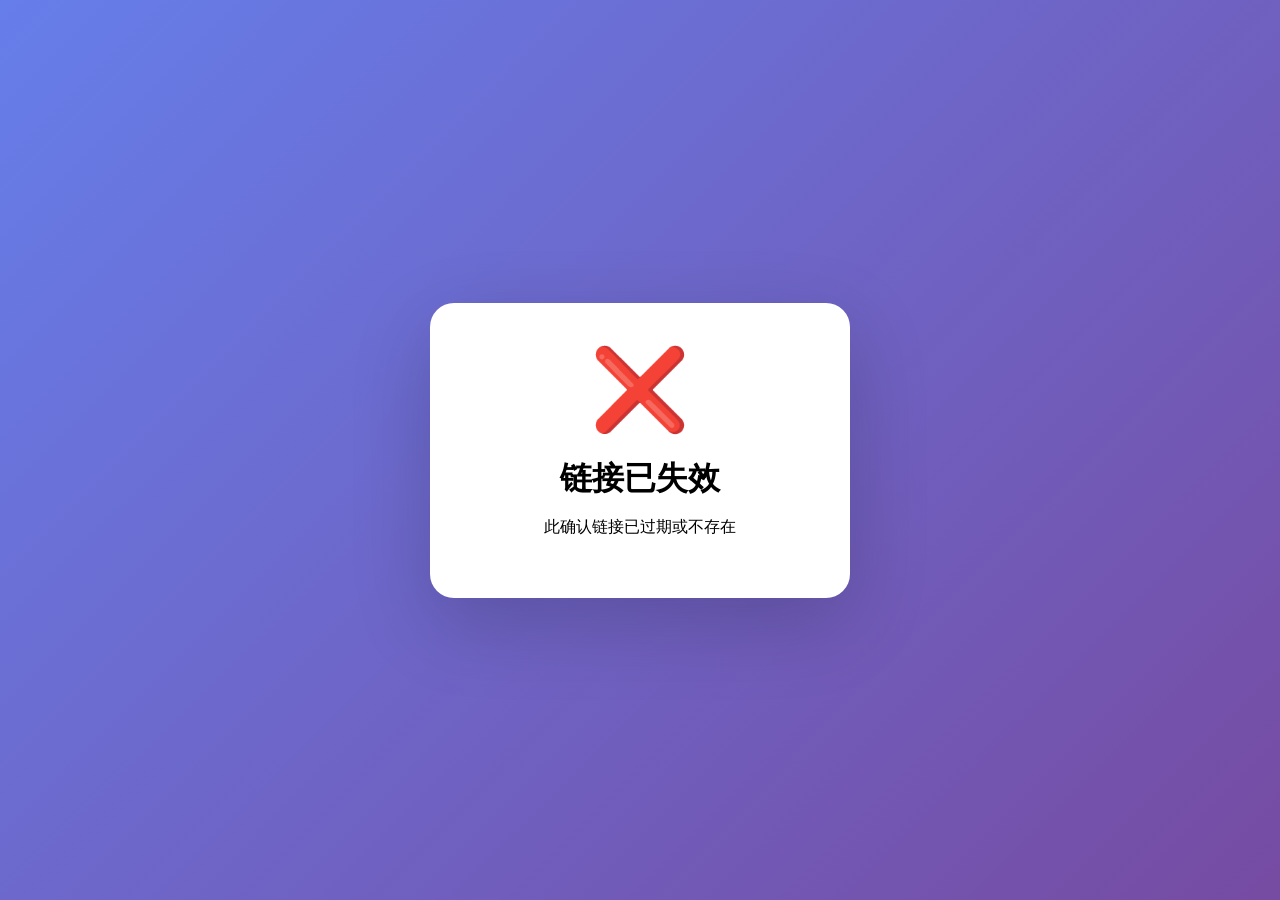
<file: public/confirm.html>
<!DOCTYPE html>
<html lang="zh">
<head>
<meta charset="UTF-8">
<meta name="viewport" content="width=device-width, initial-scale=1.0">
<title>挪车确认</title>
<link rel="stylesheet" href="style.css">
<style>
  .card { text-align: center; padding: 40px 36px; max-width: 420px; }
  .icon { font-size: 80px; margin-bottom: 20px; }
  h1 { margin-bottom: 16px; }
  p { margin-bottom: 20px; }
</style>
</head>
<body>
<div class="card">
  <div id="loading" class="loading">加载中...</div>

  <div id="content" style="display:none;">
    <div class="icon">🚗</div>
    <h1>有人需要您挪车</h1>
    <p>请确认是否能够挪车</p>

    <div class="info">
      <div class="info-item">
        <span class="info-label">被挡车牌</span>
        <span class="info-value" id="carPlate" style="font-weight:700;color:#667eea;">-</span>
      </div>
      <div class="info-item">
        <span class="info-label">场景</span>
        <span class="info-value" id="scenario">-</span>
      </div>
      <div class="info-item">
        <span class="info-label">留言</span>
        <span class="info-value" id="message">-</span>
      </div>
    </div>

    <div id="statusBox" class="status-box" style="display:none;"></div>

    <div class="btn-group" id="btnGroup">
      <button class="btn btn-confirm" id="confirmBtn" onclick="doConfirm()">✅ 确认挪车</button>
      <button class="btn btn-reject" id="rejectBtn" onclick="doReject()">❌ 拒绝</button>
    </div>
  </div>

  <div id="done" style="display:none;">
    <div class="icon" id="doneIcon">✅</div>
    <h1 id="doneTitle">操作完成</h1>
    <p id="doneMsg">感谢您的配合</p>
  </div>

  <div id="error" style="display:none;">
    <div class="icon">❌</div>
    <h1>链接已失效</h1>
    <p>此确认链接已过期或不存在</p>
  </div>
</div>

<script src="common.js"></script>
<script>
const API_BASE = 'https://api.movecar.eggtata.top';
const params = new URLSearchParams(window.location.search);
const key = params.get('key');

if (!key) {
  document.getElementById('loading').style.display = 'none';
  document.getElementById('error').style.display = 'block';
} else {
  loadConfirmPage(key);
}

async function loadConfirmPage(key) {
  try {
    const resp = await fetch(API_BASE + '/api/status/key/' + encodeURIComponent(key));
    if (!resp.ok) {
      document.getElementById('loading').style.display = 'none';
      document.getElementById('error').style.display = 'block';
      return;
    }
    const data = await resp.json();
    if (data.status === 'not_found') {
      document.getElementById('loading').style.display = 'none';
      document.getElementById('error').style.display = 'block';
      return;
    }
    document.getElementById('carPlate').textContent = data.car_plate || '-';
    document.getElementById('scenario').textContent = data.scenario || '-';
    document.getElementById('message').textContent = data.message || '-';
    if (data.status === 'confirmed') {
      showDone('✅', '已确认', '感谢您的配合');
    } else if (data.status === 'rejected') {
      showDone('❌', '已拒绝', '对方已收到拒绝通知');
    } else {
      document.getElementById('content').style.display = 'block';
      document.getElementById('loading').style.display = 'none';
    }
  } catch (e) {
    console.error(e);
    document.getElementById('loading').style.display = 'none';
    document.getElementById('error').style.display = 'block';
  }
}

async function doConfirm() {
  const btn = document.getElementById('confirmBtn');
  btn.disabled = true;
  btn.textContent = '处理中...';
  try {
    const resp = await fetch(API_BASE + '/api/confirm/' + encodeURIComponent(key), {
      method: 'POST',
      headers: { 'Content-Type': 'application/json' }
    });
    const data = await resp.json();
    if (data.ok) {
      showDone('✅', '确认成功', '已通知对方，请尽快挪车');
    } else {
      showError(data.message || '操作失败');
      btn.disabled = false;
      btn.textContent = '✅ 确认挪车';
    }
  } catch (e) {
    showError('操作失败，请稍后重试');
    btn.disabled = false;
    btn.textContent = '✅ 确认挪车';
  }
}

async function doReject() {
  if (!confirm('确定要拒绝吗？对方将收到拒绝通知。')) return;
  const btn = document.getElementById('rejectBtn');
  btn.disabled = true;
  btn.textContent = '处理中...';
  try {
    const resp = await fetch(API_BASE + '/api/reject/' + encodeURIComponent(key), {
      method: 'POST',
      headers: { 'Content-Type': 'application/json' }
    });
    const data = await resp.json();
    if (data.ok) {
      showDone('❌', '已拒绝', '对方已收到拒绝通知');
    } else {
      showError(data.message || '操作失败');
      btn.disabled = false;
      btn.textContent = '❌ 拒绝';
    }
  } catch (e) {
    showError('操作失败');
    btn.disabled = false;
    btn.textContent = '❌ 拒绝';
  }
}

function showError(msg) {
  const statusBox = document.getElementById('statusBox');
  statusBox.textContent = msg;
  statusBox.className = 'status-box status-error';
  statusBox.style.display = 'block';
}

function showDone(icon, title, msg) {
  document.getElementById('content').style.display = 'none';
  document.getElementById('done').style.display = 'block';
  document.getElementById('doneIcon').textContent = icon;
  document.getElementById('doneTitle').textContent = title;
  document.getElementById('doneMsg').textContent = msg;
}
</script>
</body>
</html>
</file>
<file: style.css>
/**
 * 扫码挪车 - 移动端优化样式
 */

/* ── Reset ── */
* {
  box-sizing: border-box;
  margin: 0;
  padding: 0;
}

/* ── Base ── */
html {
  font-size: 16px;
  -webkit-text-size-adjust: 100%;
}

body {
  font-family: -apple-system, BlinkMacSystemFont, 'Segoe UI', Roboto, 'Helvetica Neue', sans-serif;
  background: linear-gradient(135deg, #667eea 0%, #764ba2 100%);
  min-height: 100vh;
  display: flex;
  align-items: flex-start;
  justify-content: center;
  padding: 16px;
  padding-top: max(16px, env(safe-area-inset-top));
  padding-bottom: max(16px, env(safe-area-inset-bottom));
}

/* ── Card 容器 ── */
.card {
  background: #fff;
  border-radius: 24px;
  box-shadow: 0 25px 80px rgba(0, 0, 0, 0.18);
  width: 100%;
  max-width: 480px;
  padding: 24px 20px;
  margin: auto;
}

/* ── 标题 ── */
.card-title {
  font-size: 22px;
  font-weight: 700;
  color: #1a1a2e;
  text-align: center;
  margin-bottom: 6px;
}

.card-subtitle {
  font-size: 13px;
  color: #888;
  text-align: center;
  margin-bottom: 20px;
}

/* ── 表单通用 ── */
.form-group {
  margin-bottom: 18px;
}

label {
  display: block;
  font-size: 14px;
  color: #444;
  margin-bottom: 8px;
  font-weight: 600;
}

input,
textarea,
select {
  width: 100%;
  padding: 14px 16px;
  border: 2px solid #e8e8e8;
  border-radius: 12px;
  font-size: 16px;
  outline: none;
  transition: border-color 0.25s, box-shadow 0.25s;
  font-family: inherit;
  background: #fff;
}

input:focus,
textarea:focus,
select:focus {
  border-color: #667eea;
  box-shadow: 0 0 0 4px rgba(102, 126, 234, 0.1);
}

input::placeholder {
  color: #bbb;
}

.hint {
  font-size: 12px;
  color: #999;
  margin-top: 6px;
  line-height: 1.5;
}

/* ── 按钮 ── */
.submit-btn,
.gen-btn,
.action-btn {
  width: 100%;
  padding: 16px;
  background: linear-gradient(135deg, #667eea, #764ba2);
  color: #fff;
  border: none;
  border-radius: 14px;
  font-size: 16px;
  font-weight: 600;
  cursor: pointer;
  transition: transform 0.2s, box-shadow 0.2s;
  letter-spacing: 0.5px;
  min-height: 52px;
  display: flex;
  align-items: center;
  justify-content: center;
  gap: 8px;
}

.submit-btn:hover,
.gen-btn:hover,
.action-btn:hover {
  transform: translateY(-2px);
  box-shadow: 0 8px 25px rgba(102, 126, 234, 0.4);
}

.submit-btn:active,
.gen-btn:active,
.action-btn:active {
  transform: translateY(0);
}

.submit-btn:disabled,
.gen-btn:disabled {
  background: #ccc;
  transform: none;
  box-shadow: none;
  cursor: not-allowed;
}

/* ── 次要按钮 ── */
.btn-secondary {
  background: #f5f5f5;
  color: #666;
  box-shadow: none;
}

.btn-secondary:hover {
  background: #eee;
  box-shadow: none;
}

/* ── 位置按钮 ── */
.location-btn {
  width: 100%;
  padding: 14px;
  border: 2px solid #667eea;
  border-radius: 12px;
  background: #fff;
  color: #667eea;
  font-size: 15px;
  font-weight: 600;
  cursor: pointer;
  transition: all 0.2s;
  min-height: 50px;
}

.location-btn:hover {
  background: #667eea;
  color: #fff;
}

.location-btn.success {
  background: #28a745;
  border-color: #28a745;
  color: #fff;
}

.location-btn.success::before {
  content: '✅ ';
}

/* ── 快捷留言按钮 ── */
.msg-btns {
  display: grid;
  grid-template-columns: 1fr 1fr;
  gap: 10px;
  margin-top: 10px;
}

.msg-btn {
  padding: 12px 8px;
  border: 2px solid #e8e8e8;
  border-radius: 10px;
  background: #fff;
  font-size: 14px;
  color: #666;
  cursor: pointer;
  transition: all 0.2s;
  min-height: 46px;
}

.msg-btn:hover {
  border-color: #667eea;
  color: #667eea;
}

.msg-btn.active {
  background: linear-gradient(135deg, #667eea, #764ba2);
  color: #fff;
  border-color: transparent;
}

/* ── 场景选择 ── */
.scenario-btns {
  display: grid;
  grid-template-columns: 1fr 1fr 1fr;
  gap: 8px;
}

.scenario-btn {
  padding: 12px 4px;
  border: 2px solid #e8e8e8;
  border-radius: 10px;
  background: #fff;
  font-size: 13px;
  color: #666;
  cursor: pointer;
  transition: all 0.2s;
  min-height: 48px;
  display: flex;
  flex-direction: column;
  align-items: center;
  justify-content: center;
  gap: 4px;
}

.scenario-btn:hover {
  border-color: #667eea;
}

.scenario-btn.active {
  background: linear-gradient(135deg, #667eea, #764ba2);
  color: #fff;
  border-color: transparent;
}

.scenario-btn .emoji {
  font-size: 20px;
}

/* ── 车牌输入 ── */
.plate-row {
  display: flex;
  gap: 8px;
  align-items: center;
}

.plate-row select {
  flex: 1;
  min-width: 0;
  padding: 12px 8px;
  border: 2px solid #e8e8e8;
  border-radius: 10px;
  font-size: 15px;
  font-weight: 600;
  background: #fff;
  color: #333;
  cursor: pointer;
  text-align: center;
  appearance: none;
  -webkit-appearance: none;
}

.plate-row select:focus {
  border-color: #667eea;
}

.plate-row .plate-dots {
  color: #667eea;
  font-size: 18px;
  font-weight: 700;
  flex-shrink: 0;
}

/* ── 隐私提示 ── */
.privacy-note {
  background: #f8f9fa;
  border-radius: 10px;
  padding: 12px;
  margin-top: 16px;
  font-size: 12px;
  color: #888;
  text-align: center;
  line-height: 1.5;
}

/* ── Loading ── */
.loading-overlay {
  position: fixed;
  top: 0;
  left: 0;
  right: 0;
  bottom: 0;
  background: rgba(255, 255, 255, 0.95);
  display: flex;
  flex-direction: column;
  align-items: center;
  justify-content: center;
  z-index: 100;
  opacity: 0;
  visibility: hidden;
  transition: opacity 0.3s, visibility 0.3s;
}

.loading-overlay.show {
  opacity: 1;
  visibility: visible;
}

.spinner {
  width: 48px;
  height: 48px;
  border: 4px solid #e8e8e8;
  border-top-color: #667eea;
  border-radius: 50%;
  animation: spin 1s linear infinite;
}

@keyframes spin {
  to { transform: rotate(360deg); }
}

.loading-text {
  margin-top: 16px;
  font-size: 15px;
  color: #666;
}

.retry-btn {
  margin-top: 16px;
  padding: 12px 24px;
  background: #667eea;
  color: #fff;
  border: none;
  border-radius: 10px;
  font-size: 14px;
  font-weight: 600;
  cursor: pointer;
}

/* ── 成功/等待视图 ── */
.success-view,
.waiting-view,
.result-view,
#waitingView,
#successView,
#confirmedView {
  display: none;
}

.show-view .form-view {
  display: none;
}

.show-view .success-view,
.show-view .waiting-view,
.show-view .result-view {
  display: block;
}

/* ── 结果卡片 ── */
.result-card {
  text-align: center;
  padding: 20px 0;
}

.result-emoji {
  font-size: 64px;
  margin-bottom: 16px;
}

.result-title {
  font-size: 22px;
  font-weight: 700;
  color: #1a1a2e;
  margin-bottom: 8px;
}

.result-message {
  font-size: 14px;
  color: #666;
  line-height: 1.6;
  margin-bottom: 20px;
}

/* ── 等待视图 ── */
.waiting-content {
  text-align: center;
}

.waiting-emoji {
  font-size: 48px;
  margin-bottom: 12px;
}

.waiting-title {
  font-size: 18px;
  font-weight: 600;
  color: #333;
  margin-bottom: 8px;
}

.waiting-countdown {
  font-size: 36px;
  font-weight: 700;
  color: #667eea;
  margin: 16px 0;
}

.waiting-hint {
  font-size: 13px;
  color: #888;
}

/* ── 确认页 ── */
.info {
  background: #f8f9fa;
  border-radius: 16px;
  padding: 16px;
  margin-bottom: 20px;
}

.info-item {
  display: flex;
  justify-content: space-between;
  padding: 10px 0;
  border-bottom: 1px solid #eee;
}

.info-item:last-child {
  border-bottom: none;
}

.info-label {
  color: #888;
  font-size: 14px;
}

.info-value {
  color: #333;
  font-size: 15px;
  font-weight: 500;
}

/* ── 操作按钮组 ── */
.btn-group {
  display: flex;
  gap: 12px;
}

.btn {
  flex: 1;
  padding: 16px;
  border: none;
  border-radius: 14px;
  font-size: 16px;
  font-weight: 600;
  cursor: pointer;
  transition: transform 0.2s, box-shadow 0.2s;
  min-height: 52px;
}

.btn-confirm {
  background: linear-gradient(135deg, #28a745, #20c997);
  color: #fff;
}

.btn-confirm:hover {
  transform: translateY(-2px);
  box-shadow: 0 6px 20px rgba(40, 167, 69, 0.4);
}

.btn-confirm:disabled {
  background: #ccc;
  transform: none;
  box-shadow: none;
  cursor: not-allowed;
}

.btn-reject {
  background: #f5f5f5;
  color: #666;
}

.btn-reject:hover {
  background: #eee;
}

/* ── 状态框 ── */
.status-box {
  padding: 14px;
  border-radius: 12px;
  margin-top: 16px;
  font-size: 14px;
  text-align: center;
}

.status-success {
  background: #d4edda;
  color: #155724;
}

.status-error {
  background: #f8d7da;
  color: #721c24;
}

/* ── 车主位置信息 ── */
.owner-location {
  background: #e8f5e9;
  border: 1px solid #c8e6c9;
  border-radius: 12px;
  padding: 14px;
  margin-top: 16px;
  text-align: left;
  font-size: 14px;
  color: #2e7d32;
}

.owner-location a {
  color: #2e7d32;
  text-decoration: underline;
}

/* ── 二维码 ── */
.qr-container {
  text-align: center;
  padding: 20px 0;
}

.qr-container img {
  max-width: 200px;
  border-radius: 12px;
}

.token-display {
  background: #f5f5f5;
  border-radius: 10px;
  padding: 14px;
  margin: 16px 0;
  font-family: monospace;
  font-size: 14px;
  word-break: break-all;
}

/* ── 响应式 ── */
@media (max-width: 480px) {
  body {
    padding: 12px;
  }
  
  .card {
    padding: 20px 16px;
    border-radius: 20px;
  }
  
  .card-title {
    font-size: 20px;
  }
  
  .scenario-btns {
    grid-template-columns: 1fr 1fr;
  }
  
  .msg-btns {
    grid-template-columns: 1fr;
  }
  
  .btn-group {
    flex-direction: column;
  }
}

/* ── 安全区域适配 ── */
@supports (padding: env(safe-area-inset-top)) {
  .card {
    padding-left: max(20px, env(safe-area-inset-left));
    padding-right: max(20px, env(safe-area-inset-right));
  }
}

/* ── 隐藏默认视图 ── */
#formView,
#resultView,
#qrView {
  display: block;
}

#waitingView,
#confirmedView,
#successView {
  display: none;
}

/* ── Hero ── */
.hero { text-align: center; margin-bottom: 22px; }
.hero-icon { font-size: 48px; margin-bottom: 8px; }
.hero h1 { font-size: 20px; font-weight: 700; color: #1a1a2e; margin-bottom: 4px; }

/* ── 消息提示 ── */
.msg { font-size: 13px; padding: 10px 12px; border-radius: 8px; margin-top: 10px; text-align: center; line-height: 1.5; }
.msg.err { background: #fee; color: #c0392b; }
.msg.ok { background: #efe; color: #27ae60; }

/* ── Subtitle ── */
.subtitle { font-size: 13px; color: #888; }

/* ── 场景选择（grid） ── */
.scenarios { display: grid; grid-template-columns: 1fr 1fr 1fr; gap: 8px; margin-bottom: 18px; }

/* ── 场景按钮 ── */
.scenario-btn { display: flex; align-items: center; justify-content: center; gap: 4px; padding: 10px 4px; border: 2px solid #e8e8e8; border-radius: 12px; background: #fff; cursor: pointer; font-size: 12px; font-weight: 600; color: #555; transition: all 0.22s; min-height: 44px; }
.scenario-btn .emoji { font-size: 15px; }
.scenario-btn:hover { border-color: #667eea; color: #667eea; background: rgba(102,126,234,0.05); }
.scenario-btn.active { background: linear-gradient(135deg, #667eea, #764ba2); color: #fff; border-color: transparent; box-shadow: 0 4px 15px rgba(102,126,234,0.35); }

/* ── 紧急程度选择 ── */
.urgency-group { display: flex; gap: 8px; margin-bottom: 18px; }
.urgency-btn { flex: 1; padding: 10px 4px; border: 2px solid #e8e8e8; border-radius: 12px; background: #fff; cursor: pointer; font-size: 13px; font-weight: 600; color: #555; transition: all 0.2s; text-align: center; }
.urgency-btn:hover { border-color: #667eea; color: #667eea; }
.urgency-btn.active-critical { background: #dc3545; border-color: #dc3545; color: #fff; }
.urgency-btn.active-high { background: #f97316; border-color: #f97316; color: #fff; }
.urgency-btn.active-warning { background: #28a745; border-color: #28a745; color: #fff; }
.urgency-btn input[type="radio"] { display: none; }

/* ── 留言快捷按钮 ── */
.msg-btns { display: grid; grid-template-columns: 1fr 1fr; gap: 8px; }
.msg-btn { padding: 10px 8px; border: 2px solid #e8e8e8; border-radius: 10px; background: #fff; font-size: 13px; cursor: pointer; transition: all 0.2s; }
.msg-btn:hover { border-color: #667eea; color: #667eea; }
.msg-btn.active { background: linear-gradient(135deg, #667eea, #764ba2); color: #fff; border-color: transparent; }

/* ── 车牌输入键盘组件 ── */
.plate-keyboard-wrapper { position: relative; }

/* 新能源切换 */
.ev-toggle-row { display: flex; align-items: center; justify-content: flex-end; gap: 6px; margin-bottom: 8px; font-size: 12px; color: #888; }
.ev-toggle-row label { cursor: pointer; display: flex; align-items: center; gap: 4px; }
.ev-toggle-row input[type="checkbox"] { width: auto; }

/* 车牌格子行 */
.plate-grid { display: flex; align-items: center; gap: 5px; justify-content: center; margin-bottom: 10px; }
.plate-char-cell { width: 36px; height: 44px; border: 2px solid #d0c8ff; border-radius: 10px; background: #fff; display: flex; align-items: center; justify-content: center; font-size: 18px; font-weight: 700; color: #333; cursor: pointer; transition: all 0.2s; user-select: none; position: relative; }
.plate-char-cell:hover { border-color: #667eea; background: #f8f7ff; }
.plate-char-cell.active { border-color: #667eea; background: #f0eeff; box-shadow: 0 0 0 3px rgba(102,126,234,0.2); }
.plate-char-cell.filled { color: #333; }
.plate-char-cell.empty { color: #ccc; }
.plate-dot-sep { font-size: 22px; font-weight: 700; color: #667eea; line-height: 1; margin: 0 1px; }
.plate-char-cell.province-cell { width: 42px; }
.plate-char-cell.letter-cell { width: 38px; }
.plate-char-cell.ev-cell { width: 42px; border-style: dashed; color: #ccc; }

/* 活跃格闪烁光标 */
.plate-char-cell.active::after { content: ''; position: absolute; width: 2px; height: 22px; background: #667eea; border-radius: 1px; animation: blink-cursor 1s infinite; }
@keyframes blink-cursor { 0%, 100% { opacity: 1; } 50% { opacity: 0; } }

/* 虚拟键盘 */
.virt-keyboard { background: #f0f0f7; border-radius: 16px 16px 0 0; padding: 10px 8px 8px; display: none; position: fixed; bottom: 0; left: 0; right: 0; z-index: 999; box-shadow: 0 -4px 20px rgba(0,0,0,0.15); max-height: 55vh; overflow-y: auto; }
.virt-keyboard.show { display: block; }

/* 键盘切换标签 */
.kb-tabs { display: flex; gap: 6px; justify-content: center; margin-bottom: 8px; }
.kb-tab { padding: 5px 14px; border-radius: 20px; border: none; background: #e0ddf0; font-size: 12px; font-weight: 600; color: #666; cursor: pointer; transition: all 0.2s; }
.kb-tab.active { background: #667eea; color: #fff; }

/* 键盘行 & 键 */
.kb-row { display: flex; gap: 4px; justify-content: center; margin-bottom: 5px; flex-wrap: wrap; }
.kb-key { min-width: 28px; height: 42px; border-radius: 8px; border: none; background: #fff; font-size: 16px; font-weight: 600; color: #333; cursor: pointer; display: flex; align-items: center; justify-content: center; transition: all 0.15s; box-shadow: 0 1px 3px rgba(0,0,0,0.12); user-select: none; -webkit-tap-highlight-color: transparent; padding: 0 5px; flex: 1; max-width: 40px; }
.kb-key:active { background: #d0d0d8; transform: scale(0.95); }
.kb-key.province-key { max-width: 38px; height: 40px; font-size: 15px; }
.kb-key.letter-key { max-width: 36px; }
.kb-key.digit-key { max-width: 38px; }
.kb-key.special { background: #d8d8e8; font-size: 13px; color: #555; flex: 0 0 auto; min-width: 50px; max-width: 60px; }
.kb-key.delete-key { background: #ffebeb; color: #e74c3c; flex: 0 0 auto; min-width: 56px; max-width: 70px; font-size: 13px; }
.kb-key.confirm-key { background: linear-gradient(135deg, #667eea, #764ba2); color: #fff; flex: 0 0 auto; min-width: 56px; max-width: 70px; font-size: 13px; box-shadow: 0 2px 8px rgba(102,126,234,0.3); }

/* 冷却提示 */
.cooldown-tip { color: #e74c3c; font-size: 13px; margin-top: 12px; }

/* 环形倒计时 */
.countdown-wrapper { display: flex; flex-direction: column; align-items: center; margin: 16px 0; }
.countdown-ring { width: 120px; height: 120px; margin-bottom: 12px; position: relative; }
.countdown-ring svg { transform: rotate(-90deg); width: 120px; height: 120px; }
.countdown-ring-bg { fill: none; stroke: #e8e8e8; stroke-width: 8; }
.countdown-ring-progress { fill: none; stroke: #667eea; stroke-width: 8; stroke-linecap: round; transition: stroke-dashoffset 1s linear; }
.countdown-ring-text { position: absolute; top: 50%; left: 50%; transform: translate(-50%, -50%); font-size: 38px; font-weight: 800; color: #667eea; font-variant-numeric: tabular-nums; }
.countdown-label { font-size: 13px; color: #aaa; }

/* 等待/成功视图 */
.waiting-view { text-align: center; }
.waiting-view .icon { font-size: 56px; margin-bottom: 12px; }
.waiting-view h2 { font-size: 20px; font-weight: 700; color: #333; margin-bottom: 8px; }
.waiting-view p { font-size: 14px; color: #888; line-height: 1.6; margin-bottom: 4px; }
.success-view { text-align: center; }
.success-view .icon { font-size: 56px; margin-bottom: 12px; }
.success-view h2 { font-size: 20px; font-weight: 700; color: #333; margin-bottom: 8px; }
.success-view p { font-size: 14px; color: #888; line-height: 1.6; }

/* ── 地区限制提示 ── */
.region-block { display: none; text-align: center; padding: 40px 20px; }
.region-block.show { display: block; }
.region-block .icon { font-size: 64px; margin-bottom: 16px; }
.region-block h2 { font-size: 22px; color: #333; margin-bottom: 10px; }
.region-block p { color: #888; font-size: 14px; line-height: 1.6; }


/* ── 返回按钮 ── */
.back-btn { display: inline-block; width: auto; padding: 10px 24px; background: #f5f5f5; color: #666; border: none; border-radius: 10px; font-size: 14px; font-weight: 600; cursor: pointer; transition: all 0.2s; }
.back-btn:hover { background: #eee; }

/* ── 成功图标 ── */
.check-icon { font-size: 56px; margin-bottom: 12px; }

/* ── 主色调强调 ── */
.plate-label { font-size: 14px; color: #444; font-weight: 600; margin-bottom: 8px; }

/* ── 移动端适配 ── */
@media (max-width: 380px) {
  .plate-char-cell { width: 32px; height: 40px; font-size: 16px; }
  .plate-char-cell.province-cell { width: 38px; }
  .plate-char-cell.letter-cell { width: 36px; }
  .plate-char-cell.ev-cell { width: 38px; }
  .kb-key { min-width: 24px; height: 38px; font-size: 14px; max-width: 34px; }
  .countdown-ring { width: 100px; height: 100px; }
  .countdown-ring svg { width: 100px; height: 100px; }
  .countdown-ring-text { font-size: 32px; }
}

/* ── 键盘弹出时防止页面滚动 ── */
body.keyboard-open { overflow: hidden; position: relative; }

/* ── 注册结果页 Token 展示（修复缺失样式） ── */
.token-box {
  background: #f0f0f7;
  border-radius: 12px;
  padding: 16px;
  margin: 16px 0;
}
.token-box .label {
  font-size: 12px;
  color: #888;
  margin-bottom: 8px;
  font-weight: 600;
}
.token-box .token {
  font-family: 'SF Mono', 'Fira Code', Consolas, monospace;
  font-size: 15px;
  font-weight: 600;
  color: #333;
  word-break: break-all;
  line-height: 1.5;
}

/* ── 操作按钮组（注册结果页） ── */
.action-btns {
  display: flex;
  gap: 10px;
  margin: 16px 0;
}
.action-btns .action-btn {
  flex: 1;
  padding: 14px 12px;
  background: linear-gradient(135deg, #667eea, #764ba2);
  color: #fff;
  border: none;
  border-radius: 12px;
  font-size: 14px;
  font-weight: 600;
  cursor: pointer;
  transition: transform 0.2s, box-shadow 0.2s;
  min-height: 48px;
  display: flex;
  align-items: center;
  justify-content: center;
  gap: 6px;
}
.action-btns .action-btn.secondary {
  background: #f0f0f7;
  color: #666;
}
.action-btns .action-btn:hover {
  transform: translateY(-2px);
  box-shadow: 0 6px 20px rgba(102, 126, 234, 0.35);
}
</file>
<file: public/style.css>
/**
 * 扫码挪车 - 移动端优化样式
 */

/* ── Reset ── */
* {
  box-sizing: border-box;
  margin: 0;
  padding: 0;
}

/* ── Base ── */
html {
  font-size: 16px;
  -webkit-text-size-adjust: 100%;
}

body {
  font-family: -apple-system, BlinkMacSystemFont, 'Segoe UI', Roboto, 'Helvetica Neue', sans-serif;
  background: linear-gradient(135deg, #667eea 0%, #764ba2 100%);
  min-height: 100vh;
  display: flex;
  align-items: flex-start;
  justify-content: center;
  padding: 16px;
  padding-top: max(16px, env(safe-area-inset-top));
  padding-bottom: max(16px, env(safe-area-inset-bottom));
}

/* ── Card 容器 ── */
.card {
  background: #fff;
  border-radius: 24px;
  box-shadow: 0 25px 80px rgba(0, 0, 0, 0.18);
  width: 100%;
  max-width: 480px;
  padding: 24px 20px;
  margin: auto;
}

/* ── 标题 ── */
.card-title {
  font-size: 22px;
  font-weight: 700;
  color: #1a1a2e;
  text-align: center;
  margin-bottom: 6px;
}

.card-subtitle {
  font-size: 13px;
  color: #888;
  text-align: center;
  margin-bottom: 20px;
}

/* ── 表单通用 ── */
.form-group {
  margin-bottom: 18px;
}

label {
  display: block;
  font-size: 14px;
  color: #444;
  margin-bottom: 8px;
  font-weight: 600;
}

input,
textarea,
select {
  width: 100%;
  padding: 14px 16px;
  border: 2px solid #e8e8e8;
  border-radius: 12px;
  font-size: 16px;
  outline: none;
  transition: border-color 0.25s, box-shadow 0.25s;
  font-family: inherit;
  background: #fff;
}

input:focus,
textarea:focus,
select:focus {
  border-color: #667eea;
  box-shadow: 0 0 0 4px rgba(102, 126, 234, 0.1);
}

input::placeholder {
  color: #bbb;
}

.hint {
  font-size: 12px;
  color: #999;
  margin-top: 6px;
  line-height: 1.5;
}

/* ── 按钮 ── */
.submit-btn,
.gen-btn,
.action-btn {
  width: 100%;
  padding: 16px;
  background: linear-gradient(135deg, #667eea, #764ba2);
  color: #fff;
  border: none;
  border-radius: 14px;
  font-size: 16px;
  font-weight: 600;
  cursor: pointer;
  transition: transform 0.2s, box-shadow 0.2s;
  letter-spacing: 0.5px;
  min-height: 52px;
  display: flex;
  align-items: center;
  justify-content: center;
  gap: 8px;
}

.submit-btn:hover,
.gen-btn:hover,
.action-btn:hover {
  transform: translateY(-2px);
  box-shadow: 0 8px 25px rgba(102, 126, 234, 0.4);
}

.submit-btn:active,
.gen-btn:active,
.action-btn:active {
  transform: translateY(0);
}

.submit-btn:disabled,
.gen-btn:disabled {
  background: #ccc;
  transform: none;
  box-shadow: none;
  cursor: not-allowed;
}

/* ── 次要按钮 ── */
.btn-secondary {
  background: #f5f5f5;
  color: #666;
  box-shadow: none;
}

.btn-secondary:hover {
  background: #eee;
  box-shadow: none;
}

/* ── 位置按钮 ── */
.location-btn {
  width: 100%;
  padding: 14px;
  border: 2px solid #667eea;
  border-radius: 12px;
  background: #fff;
  color: #667eea;
  font-size: 15px;
  font-weight: 600;
  cursor: pointer;
  transition: all 0.2s;
  min-height: 50px;
}

.location-btn:hover {
  background: #667eea;
  color: #fff;
}

.location-btn.success {
  background: #28a745;
  border-color: #28a745;
  color: #fff;
}

.location-btn.success::before {
  content: '✅ ';
}

/* ── 快捷留言按钮 ── */
.msg-btns {
  display: grid;
  grid-template-columns: 1fr 1fr;
  gap: 10px;
  margin-top: 10px;
}

.msg-btn {
  padding: 12px 8px;
  border: 2px solid #e8e8e8;
  border-radius: 10px;
  background: #fff;
  font-size: 14px;
  color: #666;
  cursor: pointer;
  transition: all 0.2s;
  min-height: 46px;
}

.msg-btn:hover {
  border-color: #667eea;
  color: #667eea;
}

.msg-btn.active {
  background: linear-gradient(135deg, #667eea, #764ba2);
  color: #fff;
  border-color: transparent;
}

/* ── 场景选择 ── */
.scenario-btns {
  display: grid;
  grid-template-columns: 1fr 1fr 1fr;
  gap: 8px;
}

.scenario-btn {
  padding: 12px 4px;
  border: 2px solid #e8e8e8;
  border-radius: 10px;
  background: #fff;
  font-size: 13px;
  color: #666;
  cursor: pointer;
  transition: all 0.2s;
  min-height: 48px;
  display: flex;
  flex-direction: column;
  align-items: center;
  justify-content: center;
  gap: 4px;
}

.scenario-btn:hover {
  border-color: #667eea;
}

.scenario-btn.active {
  background: linear-gradient(135deg, #667eea, #764ba2);
  color: #fff;
  border-color: transparent;
}

.scenario-btn .emoji {
  font-size: 20px;
}

/* ── 车牌输入 ── */
.plate-row {
  display: flex;
  gap: 8px;
  align-items: center;
}

.plate-row select {
  flex: 1;
  min-width: 0;
  padding: 12px 8px;
  border: 2px solid #e8e8e8;
  border-radius: 10px;
  font-size: 15px;
  font-weight: 600;
  background: #fff;
  color: #333;
  cursor: pointer;
  text-align: center;
  appearance: none;
  -webkit-appearance: none;
}

.plate-row select:focus {
  border-color: #667eea;
}

.plate-row .plate-dots {
  color: #667eea;
  font-size: 18px;
  font-weight: 700;
  flex-shrink: 0;
}

/* ── 隐私提示 ── */
.privacy-note {
  background: #f8f9fa;
  border-radius: 10px;
  padding: 12px;
  margin-top: 16px;
  font-size: 12px;
  color: #888;
  text-align: center;
  line-height: 1.5;
}

/* ── Loading ── */
.loading-overlay {
  position: fixed;
  top: 0;
  left: 0;
  right: 0;
  bottom: 0;
  background: rgba(255, 255, 255, 0.95);
  display: flex;
  flex-direction: column;
  align-items: center;
  justify-content: center;
  z-index: 100;
  opacity: 0;
  visibility: hidden;
  transition: opacity 0.3s, visibility 0.3s;
}

.loading-overlay.show {
  opacity: 1;
  visibility: visible;
}

.spinner {
  width: 48px;
  height: 48px;
  border: 4px solid #e8e8e8;
  border-top-color: #667eea;
  border-radius: 50%;
  animation: spin 1s linear infinite;
}

@keyframes spin {
  to { transform: rotate(360deg); }
}

.loading-text {
  margin-top: 16px;
  font-size: 15px;
  color: #666;
}

.retry-btn {
  margin-top: 16px;
  padding: 12px 24px;
  background: #667eea;
  color: #fff;
  border: none;
  border-radius: 10px;
  font-size: 14px;
  font-weight: 600;
  cursor: pointer;
}

/* ── 成功/等待视图 ── */
.success-view,
.waiting-view,
.result-view,
#waitingView,
#successView,
#confirmedView {
  display: none;
}

.show-view .form-view {
  display: none;
}

.show-view .success-view,
.show-view .waiting-view,
.show-view .result-view {
  display: block;
}

/* ── 结果卡片 ── */
.result-card {
  text-align: center;
  padding: 20px 0;
}

.result-emoji {
  font-size: 64px;
  margin-bottom: 16px;
}

.result-title {
  font-size: 22px;
  font-weight: 700;
  color: #1a1a2e;
  margin-bottom: 8px;
}

.result-message {
  font-size: 14px;
  color: #666;
  line-height: 1.6;
  margin-bottom: 20px;
}

/* ── 等待视图 ── */
.waiting-content {
  text-align: center;
}

.waiting-emoji {
  font-size: 48px;
  margin-bottom: 12px;
}

.waiting-title {
  font-size: 18px;
  font-weight: 600;
  color: #333;
  margin-bottom: 8px;
}

.waiting-countdown {
  font-size: 36px;
  font-weight: 700;
  color: #667eea;
  margin: 16px 0;
}

.waiting-hint {
  font-size: 13px;
  color: #888;
}

/* ── 确认页 ── */
.info {
  background: #f8f9fa;
  border-radius: 16px;
  padding: 16px;
  margin-bottom: 20px;
}

.info-item {
  display: flex;
  justify-content: space-between;
  padding: 10px 0;
  border-bottom: 1px solid #eee;
}

.info-item:last-child {
  border-bottom: none;
}

.info-label {
  color: #888;
  font-size: 14px;
}

.info-value {
  color: #333;
  font-size: 15px;
  font-weight: 500;
}

/* ── 操作按钮组 ── */
.btn-group {
  display: flex;
  gap: 12px;
}

.btn {
  flex: 1;
  padding: 16px;
  border: none;
  border-radius: 14px;
  font-size: 16px;
  font-weight: 600;
  cursor: pointer;
  transition: transform 0.2s, box-shadow 0.2s;
  min-height: 52px;
}

.btn-confirm {
  background: linear-gradient(135deg, #28a745, #20c997);
  color: #fff;
}

.btn-confirm:hover {
  transform: translateY(-2px);
  box-shadow: 0 6px 20px rgba(40, 167, 69, 0.4);
}

.btn-confirm:disabled {
  background: #ccc;
  transform: none;
  box-shadow: none;
  cursor: not-allowed;
}

.btn-reject {
  background: #f5f5f5;
  color: #666;
}

.btn-reject:hover {
  background: #eee;
}

/* ── 状态框 ── */
.status-box {
  padding: 14px;
  border-radius: 12px;
  margin-top: 16px;
  font-size: 14px;
  text-align: center;
}

.status-success {
  background: #d4edda;
  color: #155724;
}

.status-error {
  background: #f8d7da;
  color: #721c24;
}

/* ── 车主位置信息 ── */
.owner-location {
  background: #e8f5e9;
  border: 1px solid #c8e6c9;
  border-radius: 12px;
  padding: 14px;
  margin-top: 16px;
  text-align: left;
  font-size: 14px;
  color: #2e7d32;
}

.owner-location a {
  color: #2e7d32;
  text-decoration: underline;
}

/* ── 二维码 ── */
.qr-container {
  text-align: center;
  padding: 20px 0;
}

.qr-container img {
  max-width: 200px;
  border-radius: 12px;
}

.token-display {
  background: #f5f5f5;
  border-radius: 10px;
  padding: 14px;
  margin: 16px 0;
  font-family: monospace;
  font-size: 14px;
  word-break: break-all;
}

/* ── 响应式 ── */
@media (max-width: 480px) {
  body {
    padding: 12px;
  }
  
  .card {
    padding: 20px 16px;
    border-radius: 20px;
  }
  
  .card-title {
    font-size: 20px;
  }
  
  .scenario-btns {
    grid-template-columns: 1fr 1fr;
  }
  
  .msg-btns {
    grid-template-columns: 1fr;
  }
  
  .btn-group {
    flex-direction: column;
  }
}

/* ── 安全区域适配 ── */
@supports (padding: env(safe-area-inset-top)) {
  .card {
    padding-left: max(20px, env(safe-area-inset-left));
    padding-right: max(20px, env(safe-area-inset-right));
  }
}

/* ── 隐藏默认视图 ── */
#formView,
#resultView,
#qrView {
  display: block;
}

#waitingView,
#confirmedView,
#successView {
  display: none;
}

/* ── Hero ── */
.hero { text-align: center; margin-bottom: 22px; }
.hero-icon { font-size: 48px; margin-bottom: 8px; }
.hero h1 { font-size: 20px; font-weight: 700; color: #1a1a2e; margin-bottom: 4px; }

/* ── 消息提示 ── */
.msg { font-size: 13px; padding: 10px 12px; border-radius: 8px; margin-top: 10px; text-align: center; line-height: 1.5; }
.msg.err { background: #fee; color: #c0392b; }
.msg.ok { background: #efe; color: #27ae60; }

/* ── 返回按钮 ── */
.back-btn { display: inline-block; width: auto; padding: 10px 24px; background: #f5f5f5; color: #666; border: none; border-radius: 10px; font-size: 14px; font-weight: 600; cursor: pointer; transition: all 0.2s; }
.back-btn:hover { background: #eee; }

/* ── 成功图标 ── */
.check-icon { font-size: 56px; margin-bottom: 12px; }

/* ── 主色调强调 ── */
.plate-label { font-size: 14px; color: #444; font-weight: 600; margin-bottom: 8px; }

/* ── 移动端适配 ── */
@media (max-width: 380px) {
  .plate-char-cell { width: 32px; height: 40px; font-size: 16px; }
  .plate-char-cell.province-cell { width: 38px; }
  .plate-char-cell.letter-cell { width: 36px; }
  .plate-char-cell.ev-cell { width: 38px; }
  .kb-key { min-width: 24px; height: 38px; font-size: 14px; max-width: 34px; }
  .countdown-ring { width: 100px; height: 100px; }
  .countdown-ring svg { width: 100px; height: 100px; }
  .countdown-ring-text { font-size: 32px; }
}

/* ── 键盘弹出时防止页面滚动 ── */
body.keyboard-open { overflow: hidden; position: fixed; width: 100%; }
</file>
